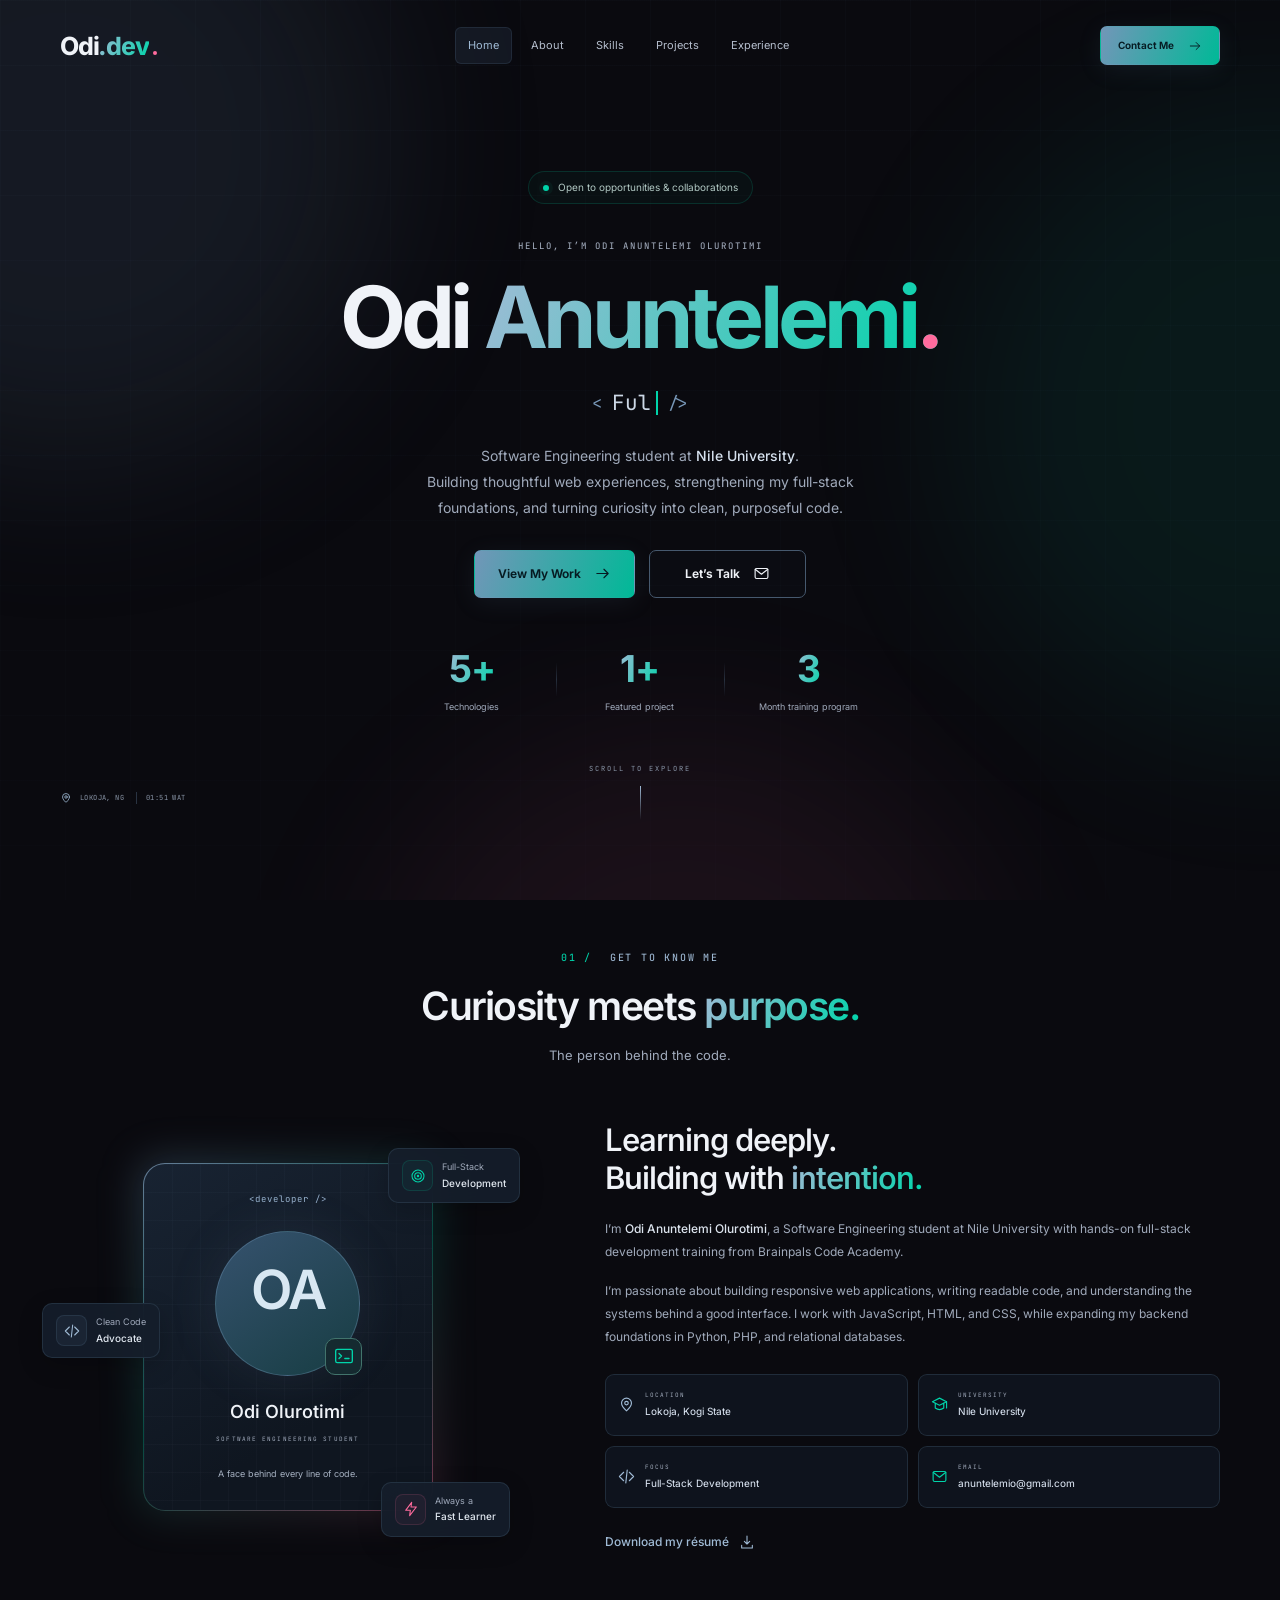
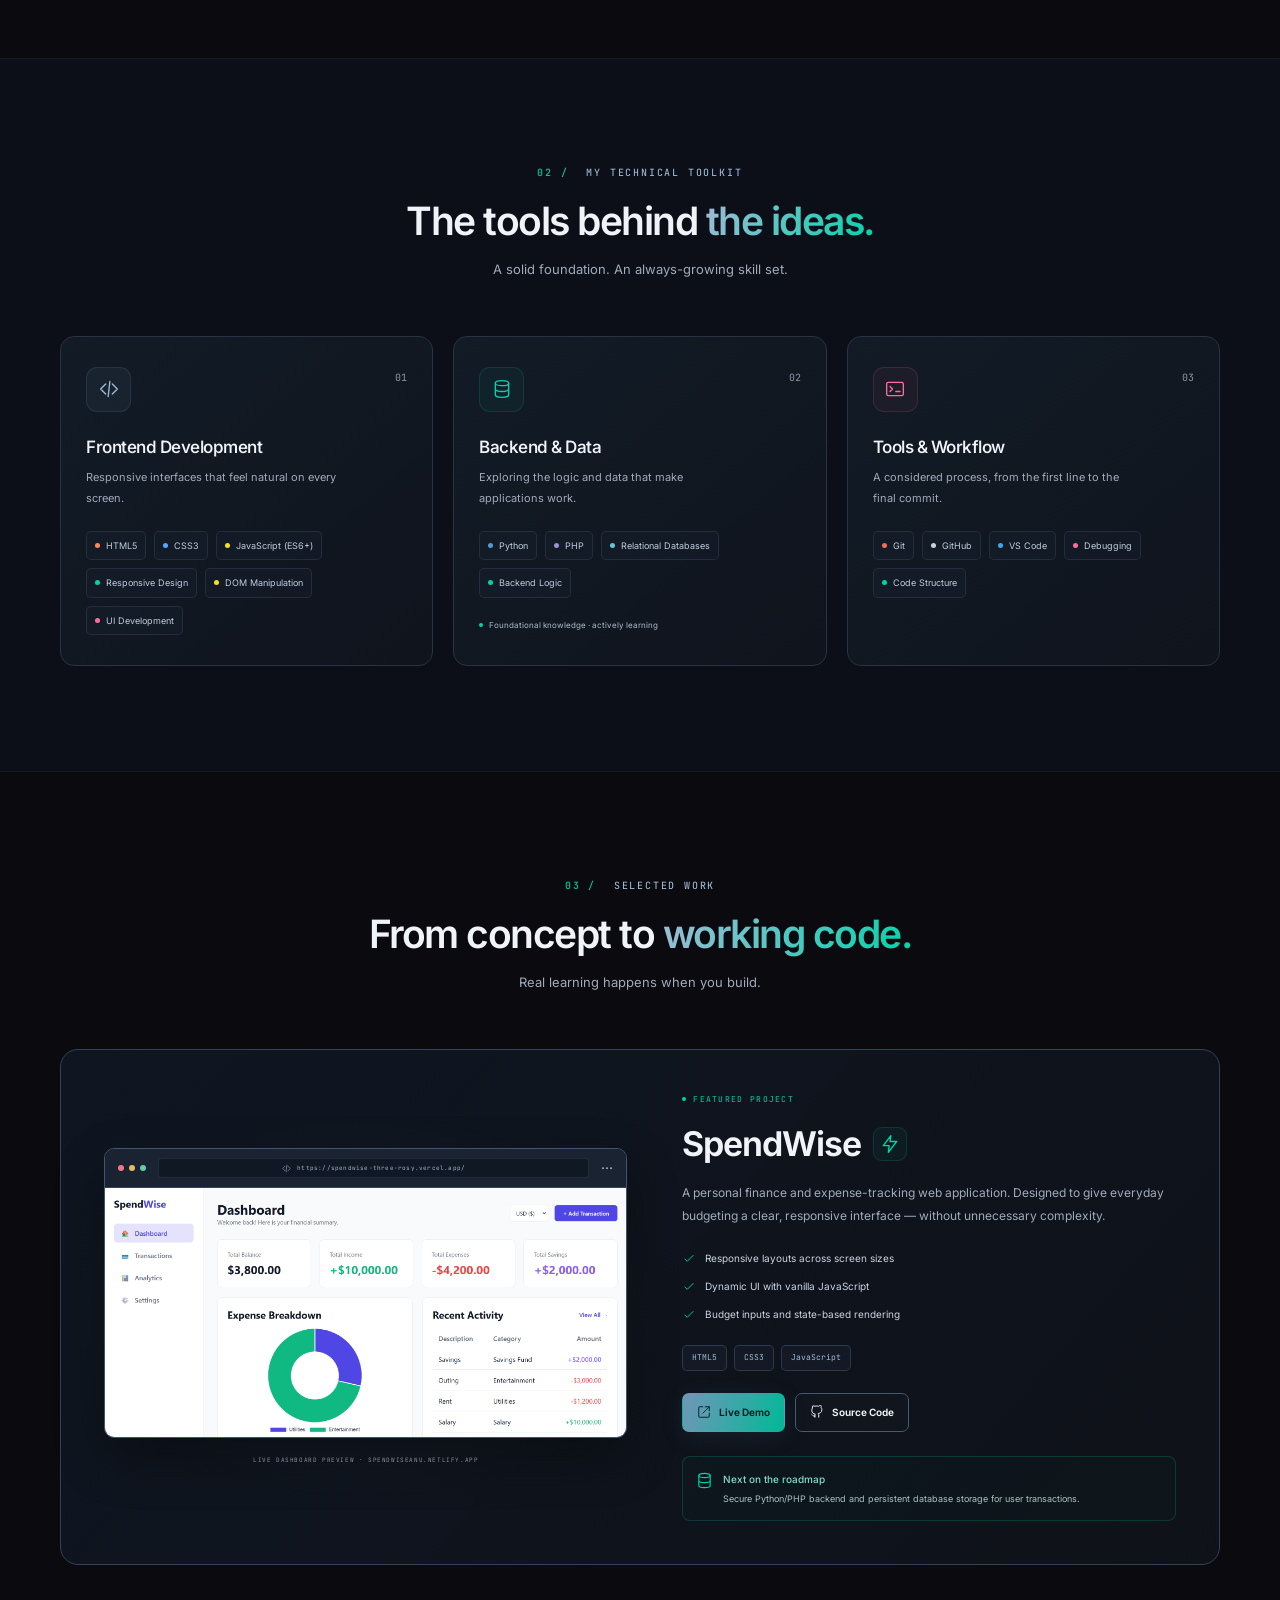
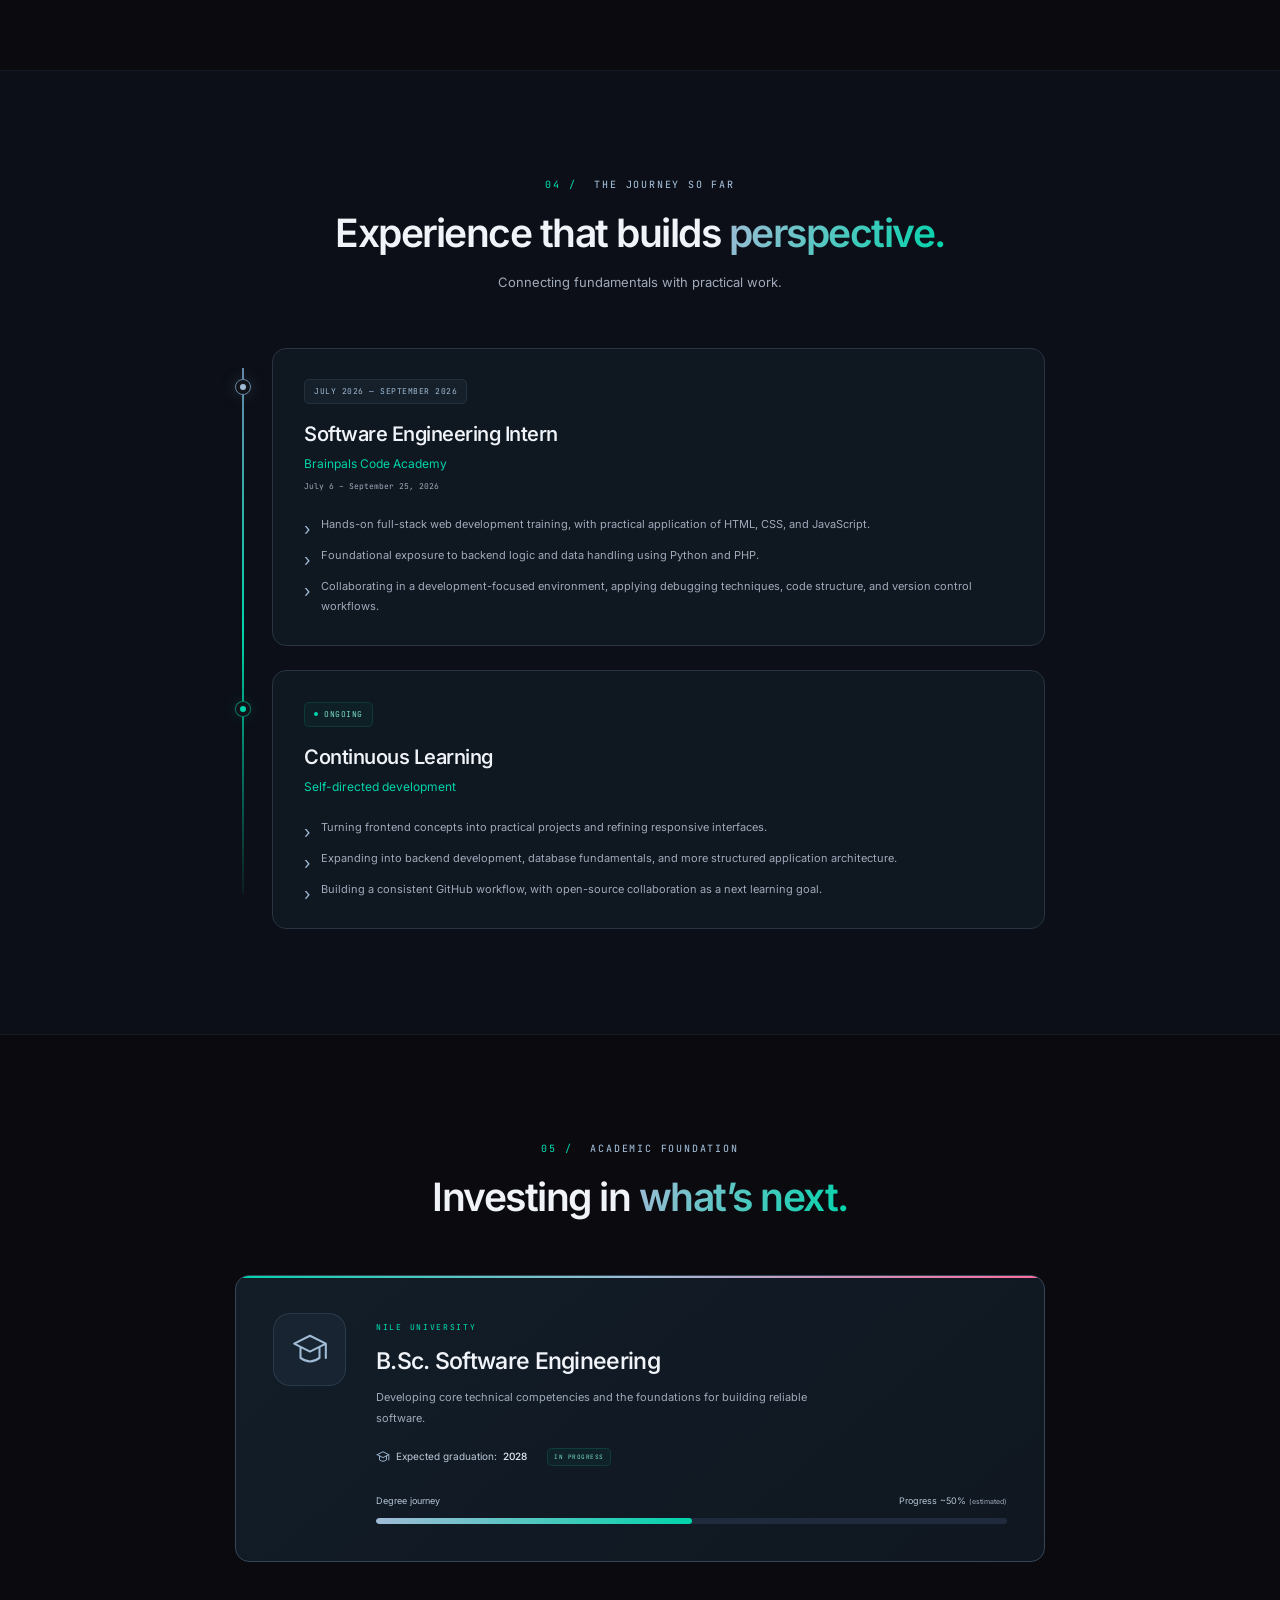
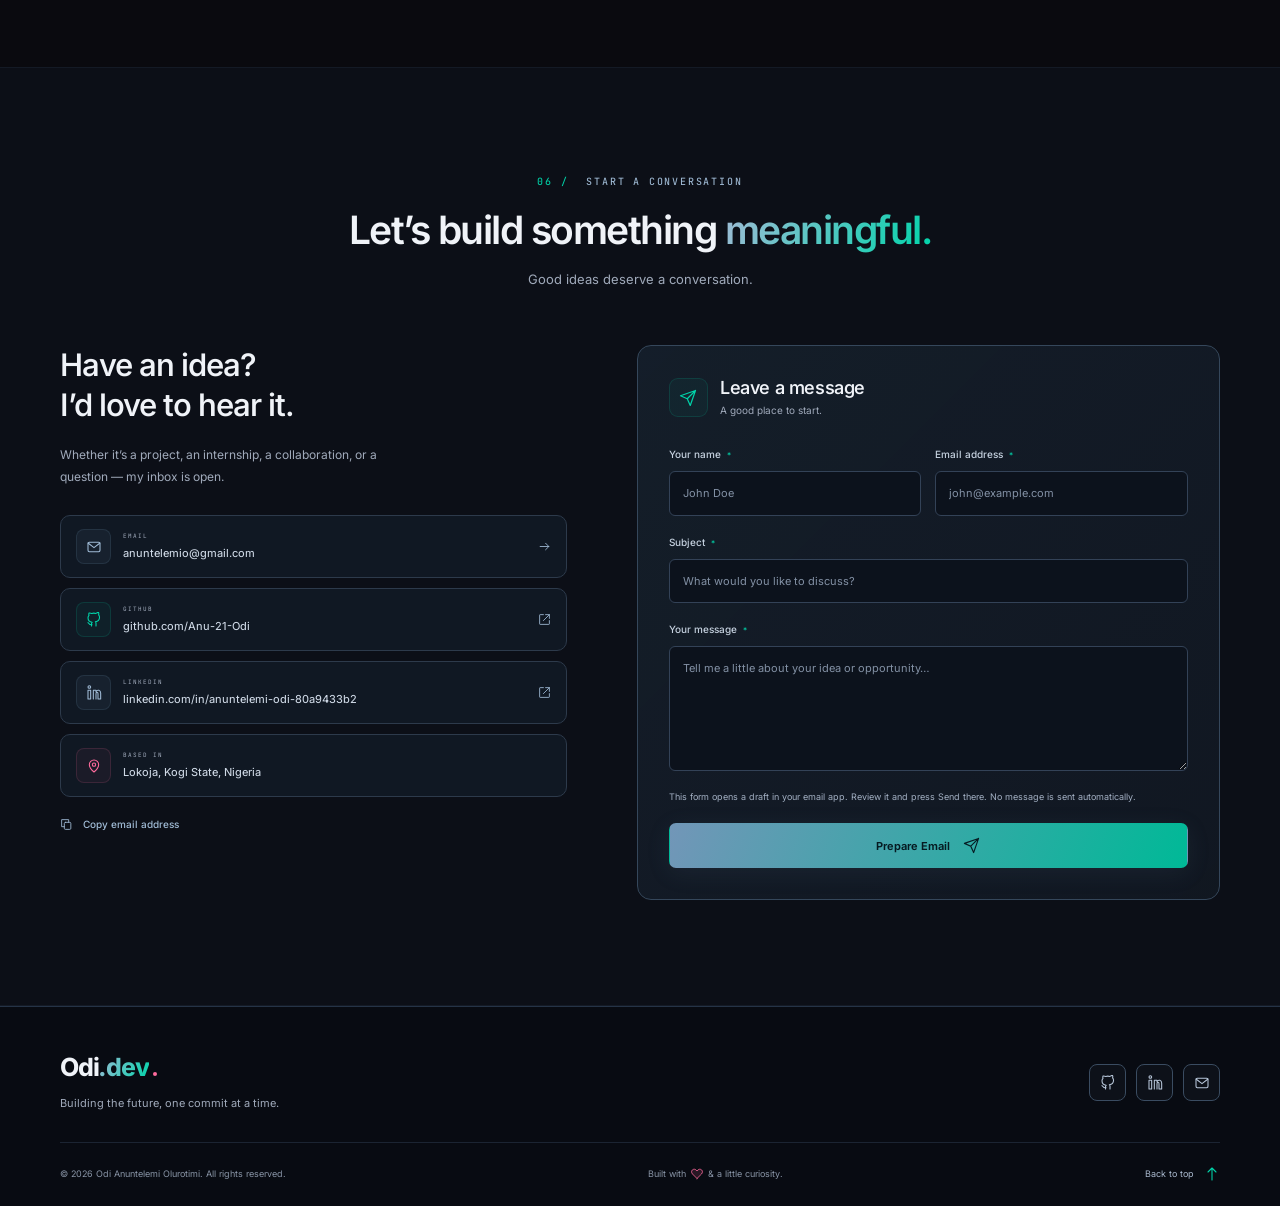
<file: index.html>
<!doctype html>
<html lang="en">
  <head>
    <meta charset="UTF-8" />
    <meta name="viewport" content="width=device-width, initial-scale=1" />
    <title>Odi Olurotimi — Software Engineering Portfolio</title>
    <meta
      name="description"
      content="Odi Anuntelemi Olurotimi, software engineering student at Nile University. Explore my projects, development skills, and full-stack learning journey."
    />
    <meta name="theme-color" content="#0a0a0f" />
    <meta
      property="og:title"
      content="Odi Olurotimi — Software Engineering Portfolio"
    />
    <meta
      property="og:description"
      content="Building thoughtful web experiences with JavaScript, Python, and PHP. Based in Lokoja, Nigeria."
    />
    <meta property="og:type" content="website" />
    <link rel="icon" href="assets/favicon.svg" type="image/svg+xml" />
    <link
      rel="preload"
      href="assets/fonts/inter-latin-wght-normal.woff2"
      as="font"
      type="font/woff2"
      crossorigin
    />
    <link rel="stylesheet" href="styles.css" />
    <script src="script.js" defer></script>
  </head>
  <body>
    <svg
      class="icon-library"
      xmlns="http://www.w3.org/2000/svg"
      aria-hidden="true"
    >
      <defs>
        <symbol id="i-arrow" viewBox="0 0 24 24">
          <path d="M4 12h16m-6-6 6 6-6 6" />
        </symbol>
        <symbol id="i-external" viewBox="0 0 24 24">
          <path
            d="M14 3h7v7m0-7L10 14M10 3H4a1 1 0 0 0-1 1v16a1 1 0 0 0 1 1h16a1 1 0 0 0 1-1v-6"
          />
        </symbol>
        <symbol id="i-github" viewBox="0 0 24 24">
          <path
            d="M9 19c-4.3 1.4-4.3-2.5-6-3m12 5v-4a3.3 3.3 0 0 0-.9-2.5c3-.3 6.2-1.5 6.2-6.7a5.2 5.2 0 0 0-1.4-3.6 4.9 4.9 0 0 0-.1-3.6s-1.2-.4-3.9 1.5a12.2 12.2 0 0 0-6.4 0C5.8 1.2 4.6 1.6 4.6 1.6a4.9 4.9 0 0 0-.1 3.6A5.2 5.2 0 0 0 3 8.8c0 5.2 3.2 6.4 6.2 6.7A3.3 3.3 0 0 0 8.3 18v3"
          />
        </symbol>
        <symbol id="i-linkedin" viewBox="0 0 24 24">
          <rect x="3" y="8" width="4" height="13" />
          <path d="M11 21V8h4v2c2-4 7-2 7 2v9h-4v-8c0-3-3-3-3 0v8" />
          <circle cx="5" cy="3" r="2" />
        </symbol>
        <symbol id="i-mail" viewBox="0 0 24 24">
          <rect x="3" y="5" width="18" height="14" rx="2" />
          <path d="m3 6 9 7 9-7" />
        </symbol>
        <symbol id="i-location" viewBox="0 0 24 24">
          <path d="M19 10c0 5-7 11-7 11S5 15 5 10a7 7 0 1 1 14 0Z" />
          <circle cx="12" cy="10" r="2.5" />
        </symbol>
        <symbol id="i-school" viewBox="0 0 24 24">
          <path d="m2 8 10-5 10 5-10 5L2 8Zm4 2v7c4 3 8 3 12 0v-7m4-2v9" />
        </symbol>
        <symbol id="i-code" viewBox="0 0 24 24">
          <path d="m8 6-6 6 6 6m8-12 6 6-6 6m-3-15-2 18" />
        </symbol>
        <symbol id="i-database" viewBox="0 0 24 24">
          <ellipse cx="12" cy="5" rx="8" ry="3" />
          <path d="M4 5v14c0 4 16 4 16 0V5M4 12c0 4 16 4 16 0" />
        </symbol>
        <symbol id="i-terminal" viewBox="0 0 24 24">
          <rect x="2" y="4" width="20" height="16" rx="2" />
          <path d="m6 9 3 3-3 3m7 0h5" />
        </symbol>
        <symbol id="i-bolt" viewBox="0 0 24 24">
          <path d="m13 2-9 12h7l-1 8 10-13h-8l1-7Z" />
        </symbol>
        <symbol id="i-target" viewBox="0 0 24 24">
          <circle cx="12" cy="12" r="9" />
          <circle cx="12" cy="12" r="5" />
          <circle cx="12" cy="12" r="1" />
        </symbol>
        <symbol id="i-check" viewBox="0 0 24 24">
          <path d="m5 12 4 4L19 6" />
        </symbol>
        <symbol id="i-send" viewBox="0 0 24 24">
          <path d="m22 2-7 20-4-9L2 9 22 2Zm0 0L11 13" />
        </symbol>
        <symbol id="i-download" viewBox="0 0 24 24">
          <path d="M12 3v12m-4-4 4 4 4-4M4 17v4h16v-4" />
        </symbol>
        <symbol id="i-heart" viewBox="0 0 24 24">
          <path d="M12 21 3 12C-3 5 7-2 12 6c5-8 15-1 9 6l-9 9Z" />
        </symbol>
        <symbol id="i-copy" viewBox="0 0 24 24">
          <rect x="8" y="8" width="12" height="13" rx="2" />
          <path d="M16 8V3H3v13h5" />
        </symbol>
      </defs>
    </svg>
    <a class="skip" href="#main">Skip to content</a>
    <div class="ambient" aria-hidden="true">
      <div class="orb-layer orb-layer-one">
        <div class="orb orb-blue"></div>
      </div>
      <div class="orb-layer orb-layer-two">
        <div class="orb orb-teal"></div>
      </div>
      <div class="orb-layer orb-layer-three">
        <div class="orb orb-pink"></div>
      </div>
      <div class="grid-overlay"></div>
    </div>
    <div class="cursor-glow" aria-hidden="true"></div>
    <header class="header" id="top">
      <div class="container nav-wrap">
        <a class="logo" href="#home" aria-label="Odi.dev, home"
          >Odi<span class="gradient-text">.dev</span
          ><span class="logo-dot"></span
        ></a>
        <nav class="navigation" id="navigation" aria-label="Main navigation">
          <a href="#home" aria-current="location">Home</a
          ><a href="#about">About</a><a href="#skills">Skills</a
          ><a href="#projects">Projects</a><a href="#experience">Experience</a
          ><a href="#contact" class="mobile-contact">Contact</a>
        </nav>
        <a class="button button-gradient nav-cta" href="#contact"
          >Contact Me <svg aria-hidden="true"><use href="#i-arrow" /></svg></a
        ><button
          class="menu-toggle"
          aria-label="Open navigation"
          aria-controls="navigation"
          aria-expanded="false"
        >
          <span></span><span></span><span></span>
        </button>
      </div>
    </header>
    <div class="menu-backdrop" hidden></div>
    <main id="main">
      <section class="hero container" id="home" aria-labelledby="hero-title">
        <div class="status-badge">
          <span></span> Open to opportunities &amp; collaborations
        </div>
        <p class="eyebrow hero-greeting">HELLO, I’M ODI ANUNTELEMI OLUROTIMI</p>
        <h1 id="hero-title">
          Odi
          <span class="gradient-text"
            >Anuntelemi<span class="name-period">.</span></span
          >
        </h1>
        <div class="typing-line">
          <span class="code-bracket" aria-hidden="true">&lt;</span
          ><span class="sr-only"
            >Full-stack developer in training, problem solver, clean code
            advocate, lifelong learner, and web enthusiast.</span
          ><span id="typing-role" aria-hidden="true">Full-Stack Developer</span
          ><span class="typing-cursor" aria-hidden="true"></span
          ><span class="code-bracket" aria-hidden="true">/&gt;</span>
        </div>
        <p class="hero-description">
          Software Engineering student at
          <strong>Nile University</strong>.<br />
          Building thoughtful web experiences, strengthening my full-stack<br
            class="desktop-break"
          />
          foundations, and turning curiosity into clean, purposeful code.
        </p>
        <div class="hero-actions">
          <a class="button button-gradient" href="#projects"
            >View My Work
            <svg aria-hidden="true"><use href="#i-arrow" /></svg></a
          ><a class="button button-outline" href="#contact"
            >Let’s Talk <svg aria-hidden="true"><use href="#i-mail" /></svg
          ></a>
        </div>
        <div
          class="stats"
          role="group"
          aria-label="Five technologies, one featured project, and a three-month training program"
        >
          <div class="stat">
            <span class="stat-number gradient-text" aria-hidden="true"
              ><span data-counter="5">5</span>+</span
            ><span class="stat-label">Technologies</span>
          </div>
          <div class="stat">
            <span class="stat-number gradient-text" aria-hidden="true"
              ><span data-counter="1">1</span>+</span
            ><span class="stat-label">Featured project</span>
          </div>
          <div class="stat">
            <span class="stat-number gradient-text" aria-hidden="true"
              ><span data-counter="3">3</span></span
            ><span class="stat-label">Month training program</span>
          </div>
        </div>
        <a class="scroll-indicator" href="#about"
          ><span>SCROLL TO EXPLORE</span><i aria-hidden="true"></i></a
        ><span class="hero-coordinate mono"
          ><svg aria-hidden="true"><use href="#i-location" /></svg> LOKOJA, NG
          <span id="local-time"></span
        ></span>
      </section>
      <section
        class="container section"
        id="about"
        aria-labelledby="about-title"
      >
        <div class="section-heading" data-reveal>
          <p class="eyebrow"><span>01 /</span> GET TO KNOW ME</p>
          <h2 id="about-title">
            Curiosity meets <span class="gradient-text">purpose.</span>
          </h2>
          <p>The person behind the code.</p>
        </div>
        <div class="about-layout">
          <div class="avatar-scene" data-reveal>
            <div class="avatar-glow">
              <div class="avatar-frame">
                <span class="avatar-code mono">&lt;developer /&gt;</span>
                <div
                  class="avatar-initials"
                  role="img"
                  aria-label="OA initials, profile photo placeholder"
                >
                  OA<span class="avatar-terminal"
                    ><svg aria-hidden="true"><use href="#i-terminal" /></svg
                  ></span>
                </div>
                <span class="avatar-name">Odi Olurotimi</span
                ><span class="avatar-caption mono"
                  >SOFTWARE ENGINEERING STUDENT</span
                ><span class="photo-note"
                  >A face behind every line of code.</span
                >
              </div>
            </div>
            <div class="floating-info info-one">
              <span class="icon-box teal"
                ><svg aria-hidden="true"><use href="#i-target" /></svg></span
              ><span>Full-Stack<br /><strong>Development</strong></span>
            </div>
            <div class="floating-info info-two">
              <span class="icon-box blue"
                ><svg aria-hidden="true"><use href="#i-code" /></svg></span
              ><span>Clean Code<br /><strong>Advocate</strong></span>
            </div>
            <div class="floating-info info-three">
              <span class="icon-box pink"
                ><svg aria-hidden="true"><use href="#i-bolt" /></svg></span
              ><span>Always a<br /><strong>Fast Learner</strong></span>
            </div>
          </div>
          <div class="about-copy" data-reveal>
            <h3>
              Learning deeply.<br />Building with
              <span class="gradient-text">intention.</span>
            </h3>
            <p>
              I’m <strong>Odi Anuntelemi Olurotimi</strong>, a Software
              Engineering student at Nile University with hands-on full-stack
              development training from Brainpals Code Academy.
            </p>
            <p>
              I’m passionate about building responsive web applications, writing
              readable code, and understanding the systems behind a good
              interface. I work with JavaScript, HTML, and CSS, while expanding
              my backend foundations in Python, PHP, and relational databases.
            </p>
            <div class="detail-grid">
              <div class="detail-card">
                <svg aria-hidden="true"><use href="#i-location" /></svg>
                <div>
                  <span>LOCATION</span><strong>Lokoja, Kogi State</strong>
                </div>
              </div>
              <div class="detail-card">
                <svg aria-hidden="true"><use href="#i-school" /></svg>
                <div>
                  <span>UNIVERSITY</span><strong>Nile University</strong>
                </div>
              </div>
              <div class="detail-card">
                <svg aria-hidden="true"><use href="#i-code" /></svg>
                <div>
                  <span>FOCUS</span><strong>Full-Stack Development</strong>
                </div>
              </div>
              <a class="detail-card" href="mailto:anuntelemio@gmail.com"
                ><svg aria-hidden="true"><use href="#i-mail" /></svg>
                <div>
                  <span>EMAIL</span><strong>anuntelemio@gmail.com</strong>
                </div></a
              >
            </div>
            <a class="text-link" href="Odi-Anuntelemi-Olurotimi-CV.pdf" download
              >Download my résumé
              <svg aria-hidden="true"><use href="#i-download" /></svg
            ></a>
          </div>
        </div>
      </section>
      <section
        class="section section-tinted"
        id="skills"
        aria-labelledby="skills-title"
      >
        <div class="container">
          <div class="section-heading" data-reveal>
            <p class="eyebrow"><span>02 /</span> MY TECHNICAL TOOLKIT</p>
            <h2 id="skills-title">
              The tools behind <span class="gradient-text">the ideas.</span>
            </h2>
            <p>A solid foundation. An always-growing skill set.</p>
          </div>
          <div class="skill-grid">
            <article class="skill-card" data-reveal>
              <span class="icon-box blue"
                ><svg aria-hidden="true"><use href="#i-code" /></svg></span
              ><span class="card-index mono">01</span>
              <h3>Frontend Development</h3>
              <p>Responsive interfaces that feel natural on every screen.</p>
              <div class="skill-tags">
                <span style="--brand: #ff865b">HTML5</span
                ><span style="--brand: #55a6ff">CSS3</span
                ><span style="--brand: #f7df1e">JavaScript (ES6+)</span
                ><span style="--brand: #00d4aa">Responsive Design</span
                ><span style="--brand: #f7df1e">DOM Manipulation</span
                ><span style="--brand: #ff6b9d">UI Development</span>
              </div>
            </article>
            <article class="skill-card" data-reveal>
              <span class="icon-box teal"
                ><svg aria-hidden="true"><use href="#i-database" /></svg></span
              ><span class="card-index mono">02</span>
              <h3>Backend &amp; Data</h3>
              <p>Exploring the logic and data that make applications work.</p>
              <div class="skill-tags">
                <span style="--brand: #5599d0">Python</span
                ><span style="--brand: #9b91d8">PHP</span
                ><span style="--brand: #5ec8d9">Relational Databases</span
                ><span style="--brand: #00d4aa">Backend Logic</span>
              </div>
              <span class="learning-note"
                ><i></i> Foundational knowledge · actively learning</span
              >
            </article>
            <article class="skill-card" data-reveal>
              <span class="icon-box pink"
                ><svg aria-hidden="true"><use href="#i-terminal" /></svg></span
              ><span class="card-index mono">03</span>
              <h3>Tools &amp; Workflow</h3>
              <p>
                A considered process, from the first line to the final commit.
              </p>
              <div class="skill-tags">
                <span style="--brand: #f66b52">Git</span
                ><span style="--brand: #cbd1dc">GitHub</span
                ><span style="--brand: #38a8ed">VS Code</span
                ><span style="--brand: #ff6b9d">Debugging</span
                ><span style="--brand: #00d4aa">Code Structure</span>
              </div>
            </article>
          </div>
        </div>
      </section>
      <section
        class="container section"
        id="projects"
        aria-labelledby="projects-title"
      >
        <div class="section-heading" data-reveal>
          <p class="eyebrow"><span>03 /</span> SELECTED WORK</p>
          <h2 id="projects-title">
            From concept to <span class="gradient-text">working code.</span>
          </h2>
          <p>Real learning happens when you build.</p>
        </div>
        <article class="project-card" data-reveal>
          <div class="project-visual">
            <div class="browser-window">
              <div class="browser-toolbar">
                <span class="window-dots" aria-hidden="true"
                  ><i></i><i></i><i></i></span
                ><span class="url-bar"
                  ><svg aria-hidden="true"><use href="#i-code" /></svg>
                  https://spendwise-three-rosy.vercel.app/</span
                ><span class="browser-menu" aria-hidden="true">···</span>
              </div>
              <img
                class="app-preview"
                src="assets/spendwise-dashboard.png"
                alt="SpendWise dashboard showing balance, income, expense, and savings summary cards, an expense breakdown chart, and a recent activity list"
                width="1876"
                height="895"
                loading="lazy"
              />
            </div>
            <span class="preview-note mono"
              >LIVE DASHBOARD PREVIEW · SPENDWISEANU.NETLIFY.APP</span
            >
          </div>
          <div class="project-content">
            <span class="featured-label mono"><i></i> FEATURED PROJECT</span>
            <h3>
              SpendWise<span class="project-symbol"
                ><svg aria-hidden="true"><use href="#i-bolt" /></svg
              ></span>
            </h3>
            <p>
              A personal finance and expense-tracking web application. Designed
              to give everyday budgeting a clear, responsive interface — without
              unnecessary complexity.
            </p>
            <ul class="feature-list">
              <li>
                <svg aria-hidden="true"><use href="#i-check" /></svg> Responsive
                layouts across screen sizes
              </li>
              <li>
                <svg aria-hidden="true"><use href="#i-check" /></svg> Dynamic UI
                with vanilla JavaScript
              </li>
              <li>
                <svg aria-hidden="true"><use href="#i-check" /></svg> Budget
                inputs and state-based rendering
              </li>
            </ul>
            <div class="tech-badges">
              <span>HTML5</span><span>CSS3</span><span>JavaScript</span>
            </div>
            <div class="project-links">
              <a
                class="button button-gradient"
                href="https://spendwiseanu.netlify.app/"
                target="_blank"
                rel="noopener noreferrer"
                ><svg aria-hidden="true"><use href="#i-external" /></svg> Live
                Demo</a
              ><a
                class="button button-outline"
                href="https://github.com/Anu-21-Odi/SpendWise"
                target="_blank"
                rel="noopener noreferrer"
                ><svg aria-hidden="true"><use href="#i-github" /></svg> Source
                Code</a
              >
            </div>
            <div class="roadmap">
              <svg aria-hidden="true"><use href="#i-database" /></svg>
              <p>
                <strong>Next on the roadmap</strong>Secure Python/PHP backend
                and persistent database storage for user transactions.
              </p>
            </div>
          </div>
        </article>
      </section>
      <section
        class="section section-tinted"
        id="experience"
        aria-labelledby="experience-title"
      >
        <div class="container">
          <div class="section-heading" data-reveal>
            <p class="eyebrow"><span>04 /</span> THE JOURNEY SO FAR</p>
            <h2 id="experience-title">
              Experience that builds
              <span class="gradient-text">perspective.</span>
            </h2>
            <p>Connecting fundamentals with practical work.</p>
          </div>
          <div class="timeline">
            <article class="timeline-item" data-reveal>
              <span class="timeline-node" aria-hidden="true"></span>
              <div class="timeline-card">
                <span class="date-badge mono">JULY 2026 — SEPTEMBER 2026</span>
                <h3>Software Engineering Intern</h3>
                <span class="company">Brainpals Code Academy</span>
                <p class="timeline-dates">July 6 – September 25, 2026</p>
                <ul>
                  <li>
                    Hands-on full-stack web development training, with practical
                    application of HTML, CSS, and JavaScript.
                  </li>
                  <li>
                    Foundational exposure to backend logic and data handling
                    using Python and PHP.
                  </li>
                  <li>
                    Collaborating in a development-focused environment, applying
                    debugging techniques, code structure, and version control
                    workflows.
                  </li>
                </ul>
              </div>
            </article>
            <article class="timeline-item" data-reveal>
              <span class="timeline-node teal-node" aria-hidden="true"></span>
              <div class="timeline-card">
                <span class="date-badge ongoing mono"><i></i> ONGOING</span>
                <h3>Continuous Learning</h3>
                <span class="company">Self-directed development</span>
                <ul>
                  <li>
                    Turning frontend concepts into practical projects and
                    refining responsive interfaces.
                  </li>
                  <li>
                    Expanding into backend development, database fundamentals,
                    and more structured application architecture.
                  </li>
                  <li>
                    Building a consistent GitHub workflow, with open-source
                    collaboration as a next learning goal.
                  </li>
                </ul>
              </div>
            </article>
          </div>
        </div>
      </section>
      <section
        class="container section"
        id="education"
        aria-labelledby="education-title"
      >
        <div class="section-heading" data-reveal>
          <p class="eyebrow"><span>05 /</span> ACADEMIC FOUNDATION</p>
          <h2 id="education-title">
            Investing in <span class="gradient-text">what’s next.</span>
          </h2>
        </div>
        <article class="education-card" data-reveal>
          <span class="education-icon"
            ><svg aria-hidden="true"><use href="#i-school" /></svg
          ></span>
          <div class="education-info">
            <span class="eyebrow">NILE UNIVERSITY</span>
            <h3>B.Sc. Software Engineering</h3>
            <p>
              Developing core technical competencies and the foundations for
              building reliable software.
            </p>
            <div class="education-meta">
              <span
                ><svg aria-hidden="true"><use href="#i-school" /></svg> Expected
                graduation: <strong>2028</strong></span
              ><span class="date-badge ongoing mono">IN PROGRESS</span>
            </div>
            <div class="education-progress">
              <div>
                <span>Degree journey</span
                ><span>Progress ~50% <small>(estimated)</small></span>
              </div>
              <div
                class="progress-track"
                role="progressbar"
                aria-label="Estimated degree progress"
                aria-valuenow="50"
                aria-valuemin="0"
                aria-valuemax="100"
              >
                <i style="--progress: 50%"></i>
              </div>
            </div>
          </div>
        </article>
      </section>
      <section
        class="section section-tinted"
        id="contact"
        aria-labelledby="contact-title"
      >
        <div class="container">
          <div class="section-heading" data-reveal>
            <p class="eyebrow"><span>06 /</span> START A CONVERSATION</p>
            <h2 id="contact-title">
              Let’s build something
              <span class="gradient-text">meaningful.</span>
            </h2>
            <p>Good ideas deserve a conversation.</p>
          </div>
          <div class="contact-layout">
            <div class="contact-info" data-reveal>
              <h3>Have an idea?<br />I’d love to hear it.</h3>
              <p>
                Whether it’s a project, an internship, a collaboration, or a
                question — my inbox is open.
              </p>
              <div class="contact-methods">
                <a class="contact-method" href="mailto:anuntelemio@gmail.com"
                  ><span class="icon-box blue"
                    ><svg aria-hidden="true"><use href="#i-mail" /></svg
                  ></span>
                  <div>
                    <span>EMAIL</span><strong>anuntelemio@gmail.com</strong>
                  </div>
                  <svg class="method-arrow" aria-hidden="true">
                    <use href="#i-arrow" /></svg></a
                ><a
                  class="contact-method"
                  href="https://github.com/Anu-21-Odi"
                  target="_blank"
                  rel="noopener noreferrer"
                  ><span class="icon-box teal"
                    ><svg aria-hidden="true"><use href="#i-github" /></svg
                  ></span>
                  <div>
                    <span>GITHUB</span><strong>github.com/Anu-21-Odi</strong>
                  </div>
                  <svg class="method-arrow" aria-hidden="true">
                    <use href="#i-external" /></svg
                ></a>
                <a
                  class="contact-method"
                  href="https://www.linkedin.com/in/anuntelemi-odi-80a9433b2/"
                  target="_blank"
                  rel="noopener noreferrer"
                  ><span class="icon-box blue"
                    ><svg aria-hidden="true"><use href="#i-linkedin" /></svg
                  ></span>
                  <div>
                    <span>LINKEDIN</span
                    ><strong>linkedin.com/in/anuntelemi-odi-80a9433b2</strong>
                  </div>
                  <svg class="method-arrow" aria-hidden="true">
                    <use href="#i-external" /></svg
                ></a>
                <div class="contact-method method-static">
                  <span class="icon-box pink"
                    ><svg aria-hidden="true"><use href="#i-location" /></svg
                  ></span>
                  <div>
                    <span>BASED IN</span
                    ><strong>Lokoja, Kogi State, Nigeria</strong>
                  </div>
                </div>
              </div>
              <button class="text-link copy-email" id="copy-email">
                <svg aria-hidden="true"><use href="#i-copy" /></svg> Copy email
                address</button
              ><span id="copy-status" role="status" aria-live="polite"></span>
            </div>
            <form class="contact-form" id="contact-form" data-reveal>
              <div class="form-heading">
                <span class="icon-box teal"
                  ><svg aria-hidden="true"><use href="#i-send" /></svg
                ></span>
                <div>
                  <h3>Leave a message</h3>
                  <p>A good place to start.</p>
                </div>
              </div>
              <div class="form-row">
                <div class="form-field">
                  <label for="name">Your name <span>*</span></label
                  ><input
                    id="name"
                    name="name"
                    autocomplete="name"
                    placeholder="John Doe"
                    required
                    maxlength="100"
                  />
                </div>
                <div class="form-field">
                  <label for="email">Email address <span>*</span></label
                  ><input
                    id="email"
                    name="email"
                    type="email"
                    autocomplete="email"
                    placeholder="john@example.com"
                    required
                    maxlength="254"
                  />
                </div>
              </div>
              <div class="form-field">
                <label for="subject">Subject <span>*</span></label
                ><input
                  id="subject"
                  name="subject"
                  placeholder="What would you like to discuss?"
                  required
                  maxlength="150"
                />
              </div>
              <div class="form-field">
                <label for="message">Your message <span>*</span></label
                ><textarea
                  id="message"
                  name="message"
                  rows="5"
                  placeholder="Tell me a little about your idea or opportunity…"
                  required
                  minlength="10"
                  maxlength="4000"
                ></textarea>
              </div>
              <p class="form-note" id="form-note">
                This form opens a draft in your email app. Review it and press
                Send there. No message is sent automatically.
              </p>
              <button
                class="button button-gradient submit-button"
                type="submit"
                disabled
                aria-describedby="form-note"
              >
                <span id="submit-label">Prepare Email</span
                ><svg aria-hidden="true"><use href="#i-send" /></svg>
              </button>
              <noscript
                ><p class="form-note">
                  Enable JavaScript to prepare a draft, or
                  <a href="mailto:anuntelemio@gmail.com"
                    >email anuntelemio@gmail.com directly</a
                  >.
                </p></noscript
              >
              <div
                class="form-status"
                id="form-status"
                role="status"
                aria-live="polite"
              ></div>
              <a id="email-draft-link" class="draft-fallback" hidden
                >Open the email draft again
                <svg aria-hidden="true"><use href="#i-external" /></svg
              ></a>
            </form>
          </div>
        </div>
      </section>
    </main>
    <footer class="footer">
      <div class="container">
        <div class="footer-top">
          <div>
            <a class="logo" href="#home" aria-label="Odi.dev, back to home"
              >Odi<span class="gradient-text">.dev</span
              ><span class="logo-dot"></span
            ></a>
            <p>Building the future, one commit at a time.</p>
          </div>
          <div class="social-links">
            <a
              href="https://github.com/Anu-21-Odi"
              target="_blank"
              rel="noopener noreferrer"
              aria-label="GitHub profile"
              ><svg aria-hidden="true"><use href="#i-github" /></svg></a
            ><a
              href="https://www.linkedin.com/in/anuntelemi-odi-80a9433b2/"
              target="_blank"
              rel="noopener noreferrer"
              aria-label="LinkedIn profile"
              ><svg aria-hidden="true"><use href="#i-linkedin" /></svg></a
            ><a href="mailto:anuntelemio@gmail.com" aria-label="Email Odi"
              ><svg aria-hidden="true"><use href="#i-mail" /></svg
            ></a>
          </div>
        </div>
        <div class="footer-bottom">
          <p>
            © <span id="year">2026</span> Odi Anuntelemi Olurotimi. All rights
            reserved.
          </p>
          <span
            >Built with
            <svg class="heartbeat" aria-label="love" role="img">
              <use href="#i-heart" />
            </svg>
            &amp; a little curiosity.</span
          ><a class="back-top" href="#home"
            >Back to top
            <svg aria-hidden="true" viewBox="0 0 24 24">
              <path d="M12 21V3m-6 6 6-6 6 6" /></svg
          ></a>
        </div>
      </div>
    </footer>
  </body>
</html>
</file>
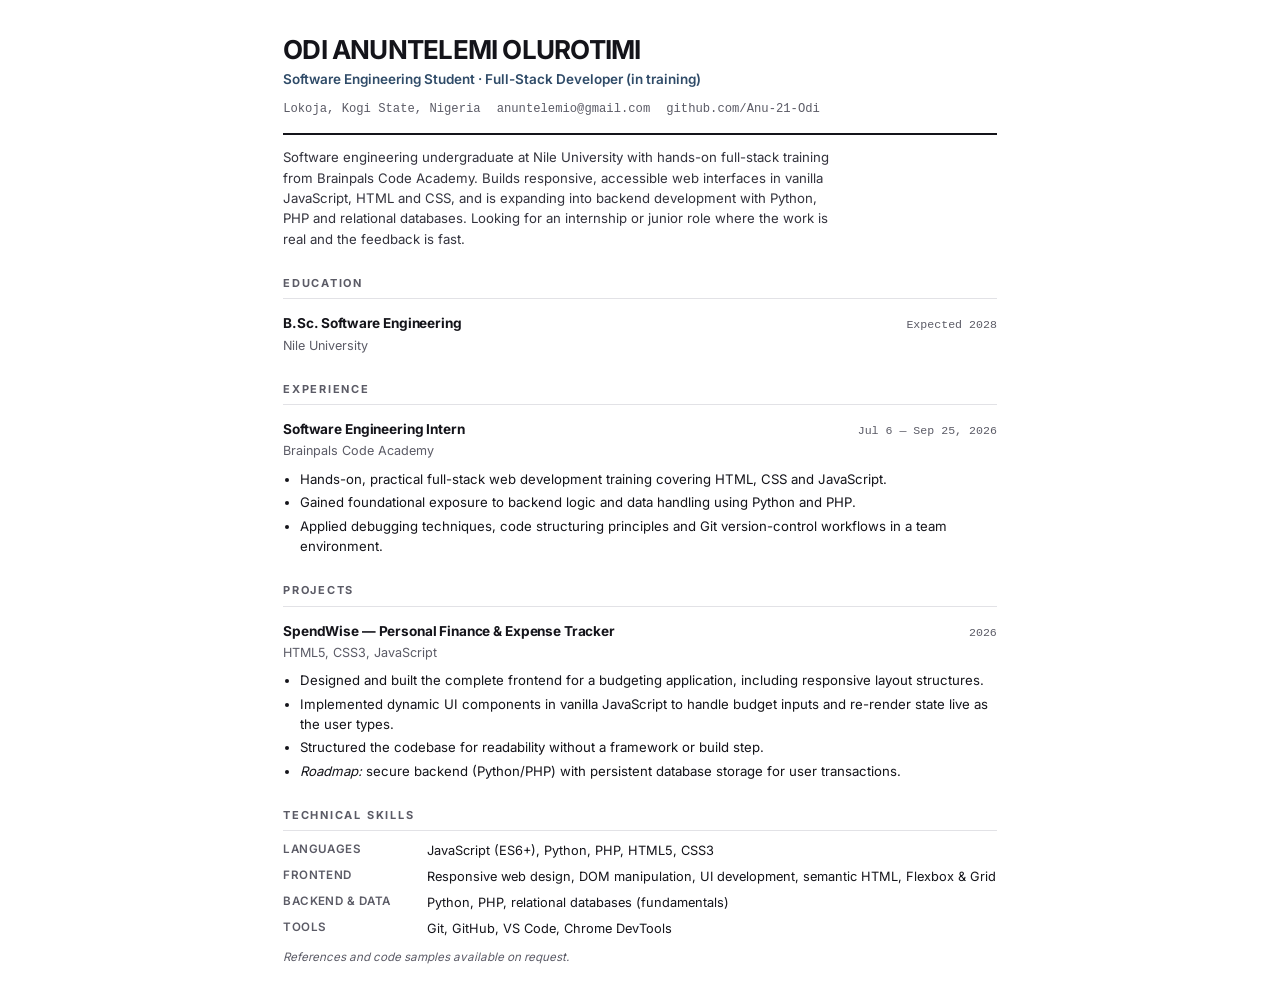
<file: Odi-Anuntelemi-Olurotimi-CV.html>
<!doctype html>
<html lang="en">
  <head>
    <meta charset="utf-8" />
    <meta name="viewport" content="width=device-width, initial-scale=1" />
    <title>Odi Anuntelemi Olurotimi — CV</title>
    <style>
      @font-face {
        font-family: Inter;
        font-weight: 100 900;
        font-style: normal;
        src: url(assets/fonts/inter-latin-wght-normal.woff2) format("woff2");
      }

      @page {
        size: A4;
        margin: 14mm 14mm;
      }
      :root {
        --ink: #14141a;
        --soft: #5b5b66;
        --rule: #e2e2e6;
        --accent: #2f4b68;
        --font:
          "Inter", system-ui, -apple-system, "Segoe UI", Roboto, Helvetica,
          Arial, sans-serif;
      }
      *,
      *::before,
      *::after {
        box-sizing: border-box;
      }
      body {
        margin: 0;
        padding: 36px 40px;
        background: #fff;
        color: var(--ink);
        font-family: var(--font);
        font-size: 13.2px;
        line-height: 1.55;
        max-width: 210mm;
        margin-inline: auto;
      }
      h1 {
        font-size: 26px;
        margin: 0;
        letter-spacing: -0.03em;
        line-height: 1.05;
        text-transform: uppercase;
      }
      h2 {
        font-size: 11px;
        letter-spacing: 0.16em;
        text-transform: uppercase;
        color: var(--soft);
        margin: 26px 0 10px;
        padding-bottom: 6px;
        border-bottom: 1px solid var(--rule);
        font-weight: 700;
      }
      h3 {
        font-size: 13.6px;
        margin: 0;
        letter-spacing: -0.01em;
      }
      p {
        margin: 0;
      }
      a {
        color: inherit;
        text-decoration: none;
      }
      ul {
        margin: 8px 0 0;
        padding-left: 17px;
      }
      li {
        margin-bottom: 3px;
      }
      .contact {
        display: flex;
        flex-wrap: wrap;
        gap: 6px 16px;
        margin-top: 10px;
        font-size: 12.2px;
        color: var(--soft);
        font-family: ui-monospace, SFMono-Regular, Menlo, monospace;
      }
      .role {
        font-size: 13.5px;
        color: var(--accent);
        font-weight: 600;
        margin-top: 6px;
      }
      .head {
        padding-bottom: 14px;
        border-bottom: 2px solid var(--ink);
      }
      .entry {
        display: flex;
        justify-content: space-between;
        gap: 16px;
        align-items: baseline;
      }
      .when {
        font-family: ui-monospace, SFMono-Regular, Menlo, monospace;
        font-size: 11.6px;
        color: var(--soft);
        white-space: nowrap;
      }
      .org {
        color: var(--soft);
        font-size: 12.6px;
        margin-top: 1px;
      }
      .block {
        margin-top: 14px;
      }
      .block:first-of-type {
        margin-top: 0;
      }
      .skills {
        display: grid;
        gap: 6px;
        margin-top: 10px;
      }
      .skills div {
        display: grid;
        grid-template-columns: 132px 1fr;
        gap: 12px;
        font-size: 12.8px;
      }
      .skills b {
        font-weight: 600;
        color: var(--soft);
        font-size: 11.6px;
        letter-spacing: 0.04em;
        text-transform: uppercase;
      }
      .intro {
        margin-top: 12px;
        color: #33333d;
        max-width: 70ch;
      }
      .note {
        font-size: 11.6px;
        color: var(--soft);
        margin-top: 10px;
        font-style: italic;
      }
      @media screen and (max-width: 600px) {
        body {
          padding: 28px 22px;
        }
        h1 {
          font-size: 23px;
        }
        .entry {
          flex-direction: column;
          gap: 6px;
        }
        .skills div {
          grid-template-columns: 1fr;
          gap: 3px;
        }
      }
      @media print {
        body {
          padding: 0;
          font-size: 12.4px;
        }
        h2 {
          margin-top: 20px;
        }
      }
    </style>
  </head>
  <body>
    <div class="head">
      <h1>Odi Anuntelemi Olurotimi</h1>
      <p class="role">
        Software Engineering Student &middot; Full-Stack Developer (in training)
      </p>
      <div class="contact">
        <span>Lokoja, Kogi State, Nigeria</span>
        <a href="mailto:anuntelemio@gmail.com">anuntelemio@gmail.com</a>
        <a href="https://github.com/Anu-21-Odi">github.com/Anu-21-Odi</a>
      </div>
    </div>

    <p class="intro">
      Software engineering undergraduate at Nile University with hands-on
      full-stack training from Brainpals Code Academy. Builds responsive,
      accessible web interfaces in vanilla JavaScript, HTML and CSS, and is
      expanding into backend development with Python, PHP and relational
      databases. Looking for an internship or junior role where the work is real
      and the feedback is fast.
    </p>

    <h2>Education</h2>
    <div class="block">
      <div class="entry">
        <div>
          <h3>B.Sc. Software Engineering</h3>
          <p class="org">Nile University</p>
        </div>
        <span class="when">Expected 2028</span>
      </div>
    </div>

    <h2>Experience</h2>
    <div class="block">
      <div class="entry">
        <div>
          <h3>Software Engineering Intern</h3>
          <p class="org">Brainpals Code Academy</p>
        </div>
        <span class="when">Jul 6 — Sep 25, 2026</span>
      </div>
      <ul>
        <li>
          Hands-on, practical full-stack web development training covering HTML,
          CSS and JavaScript.
        </li>
        <li>
          Gained foundational exposure to backend logic and data handling using
          Python and PHP.
        </li>
        <li>
          Applied debugging techniques, code structuring principles and Git
          version-control workflows in a team environment.
        </li>
      </ul>
    </div>

    <h2>Projects</h2>
    <div class="block">
      <div class="entry">
        <div>
          <h3>SpendWise — Personal Finance &amp; Expense Tracker</h3>
          <p class="org">HTML5, CSS3, JavaScript</p>
        </div>
        <span class="when">2026</span>
      </div>
      <ul>
        <li>
          Designed and built the complete frontend for a budgeting application,
          including responsive layout structures.
        </li>
        <li>
          Implemented dynamic UI components in vanilla JavaScript to handle
          budget inputs and re-render state live as the user types.
        </li>
        <li>
          Structured the codebase for readability without a framework or build
          step.
        </li>
        <li>
          <em>Roadmap:</em> secure backend (Python/PHP) with persistent database
          storage for user transactions.
        </li>
      </ul>
    </div>

    <h2>Technical Skills</h2>
    <div class="skills">
      <div>
        <b>Languages</b><span>JavaScript (ES6+), Python, PHP, HTML5, CSS3</span>
      </div>
      <div>
        <b>Frontend</b
        ><span
          >Responsive web design, DOM manipulation, UI development, semantic
          HTML, Flexbox &amp; Grid</span
        >
      </div>
      <div>
        <b>Backend &amp; Data</b
        ><span>Python, PHP, relational databases (fundamentals)</span>
      </div>
      <div><b>Tools</b><span>Git, GitHub, VS Code, Chrome DevTools</span></div>
    </div>

    <p class="note">References and code samples available on request.</p>
  </body>
</html>
</file>
<file: styles.css>
/* Fonts & theme: steel blue replaces purple. */
@font-face {
  font-family: Inter;
  font-style: normal;
  font-weight: 100 900;
  font-display: swap;
  src: url(assets/fonts/inter-latin-wght-normal.woff2) format("woff2");
}
@font-face {
  font-family: Inter;
  font-style: normal;
  font-weight: 100 900;
  font-display: swap;
  src: url(assets/fonts/inter-latin-ext-wght-normal.woff2) format("woff2");
  unicode-range: U+0100-02FF, U+20A0-20CF;
}
@font-face {
  font-family: "JetBrains Mono";
  font-style: normal;
  font-weight: 100 800;
  font-display: swap;
  src: url(assets/fonts/jetbrains-mono-latin-wght-normal.woff2) format("woff2");
}
:root {
  color-scheme: dark;
  --bg: #0a0a0f;
  --card: #111720;
  --steel: #6687a8;
  --steel-light: #a0bbd6;
  --teal: #00d4aa;
  --pink: #ff6b9d;
  --text: #f0f3f8;
  --muted: #a0aabb;
  --subtle: #8995a7;
  --border: #293342;
  --gradient: linear-gradient(115deg, var(--steel-light), var(--teal));
  --button-gradient: linear-gradient(110deg, #7296b8, #00b997);
  --font: Inter, system-ui, sans-serif;
  --mono: "JetBrains Mono", ui-monospace, monospace;
  --radius: 14px;
}
* {
  box-sizing: border-box;
}
html {
  scroll-behavior: smooth;
  scroll-padding-top: 110px;
  scrollbar-width: thin;
  scrollbar-color: var(--steel) var(--bg);
}
body {
  margin: 0;
  background: var(--bg);
  font-family: var(--font);
  font-size: 14px;
  line-height: 1.7;
  color: var(--text);
  -webkit-font-smoothing: antialiased;
}
::selection {
  background: #6b9caf70;
  color: white;
}
::-webkit-scrollbar {
  width: 7px;
}
::-webkit-scrollbar-track {
  background: var(--bg);
}
::-webkit-scrollbar-thumb {
  background: var(--steel);
  border-radius: 8px;
}
::-webkit-scrollbar-thumb:hover {
  background: var(--teal);
}
h1,
h2,
h3,
h4,
p {
  margin: 0;
}
h1,
h2,
h3,
h4 {
  line-height: 1.22;
}
a {
  color: inherit;
  text-decoration: none;
}
button,
input,
textarea {
  font: inherit;
}
button {
  color: inherit;
  cursor: pointer;
}
button,
a {
  -webkit-tap-highlight-color: transparent;
  touch-action: manipulation;
}
button:disabled {
  cursor: not-allowed;
}
a:focus-visible,
button:focus-visible {
  outline: 2px solid var(--teal);
  outline-offset: 5px;
}
svg {
  width: 20px;
  height: 20px;
  stroke: currentColor;
  stroke-width: 1.6;
  stroke-linecap: round;
  stroke-linejoin: round;
  fill: none;
  flex-shrink: 0;
}
.icon-library {
  position: absolute;
  width: 0;
  height: 0;
  overflow: hidden;
}
.sr-only {
  position: absolute;
  width: 1px;
  height: 1px;
  padding: 0;
  margin: -1px;
  overflow: hidden;
  clip: rect(0, 0, 0, 0);
  white-space: nowrap;
  border: 0;
}
.skip {
  position: fixed;
  top: -100px;
  left: 20px;
  z-index: 100;
  background: var(--teal);
  color: #051c18;
  padding: 12px 20px;
  border-radius: 6px;
}
.skip:focus {
  top: 15px;
}
.container {
  width: min(1160px, calc(100% - 112px));
  margin-inline: auto;
}
main,
.footer {
  position: relative;
  z-index: 1;
}
.mono,
.eyebrow {
  font-family: var(--mono);
}
.eyebrow {
  font-size: 10px;
  font-weight: 450;
  letter-spacing: 1.8px;
  color: var(--steel-light);
}
.eyebrow > span {
  color: var(--teal);
  margin-right: 10px;
}
.gradient-text {
  background: var(--gradient);
  -webkit-background-clip: text;
  background-clip: text;
  color: transparent;
}
.section {
  padding-block: 105px;
}
.section-tinted {
  background: #0e121bb8;
  border-block: 1px solid #1d273480;
}
.section-heading {
  text-align: center;
  margin-bottom: 55px;
}
.section-heading h2 {
  font-size: 39px;
  letter-spacing: -1.5px;
  font-weight: 600;
  margin-top: 16px;
}
.section-heading > p:last-child:not(.eyebrow) {
  color: var(--muted);
  font-size: 13px;
  margin-top: 14px;
}
.text-link {
  display: inline-flex;
  align-items: center;
  gap: 10px;
  color: var(--steel-light);
  font-size: 12px;
  font-weight: 500;
  transition: color 0.2s;
}
.text-link:hover {
  color: var(--teal);
}
.text-link svg {
  width: 16px;
  height: 16px;
}
/* Ambient layers */
.ambient {
  position: fixed;
  inset: 0;
  overflow: hidden;
  pointer-events: none;
  z-index: 0;
}
.grid-overlay {
  position: absolute;
  inset: 0;
  background-image:
    linear-gradient(#6687a808 1px, transparent 1px),
    linear-gradient(90deg, #6687a808 1px, transparent 1px);
  background-size: 65px 65px;
  mask-image: linear-gradient(#000, #0008);
}
.orb-layer {
  position: absolute;
  width: 650px;
  height: 650px;
  will-change: transform;
}
.orb-layer-one {
  top: -180px;
  left: -260px;
}
.orb-layer-two {
  right: -320px;
  top: 10%;
}
.orb-layer-three {
  left: 28%;
  top: 80%;
}
.orb {
  width: 100%;
  height: 100%;
  border-radius: 50%;
  filter: blur(90px);
  opacity: 0.13;
  animation: drift 25s ease-in-out infinite alternate;
}
.orb-blue {
  background: #6687a8;
}
.orb-teal {
  background: #00d4aa;
  opacity: 0.075;
  animation-duration: 32s;
  animation-delay: -8s;
}
.orb-pink {
  background: #ff6b9d;
  opacity: 0.065;
  animation-duration: 28s;
  animation-delay: -14s;
}
.cursor-glow {
  position: fixed;
  width: 420px;
  height: 420px;
  left: 0;
  top: 0;
  border-radius: 50%;
  background: radial-gradient(circle, #8cacca09, transparent 65%);
  pointer-events: none;
  z-index: 0;
  opacity: 0;
  transition: opacity 0.3s;
  will-change: transform;
}
.cursor-glow.visible {
  opacity: 1;
}
/* Glass navigation */
.header {
  position: fixed;
  top: 0;
  left: 0;
  right: 0;
  z-index: 30;
  padding: 26px 0;
  transition:
    padding 0.3s,
    background 0.3s,
    box-shadow 0.3s;
  border-bottom: 1px solid transparent;
}
.header.scrolled {
  padding: 15px 0;
  background: #0a0e16e6;
  backdrop-filter: blur(18px);
  -webkit-backdrop-filter: blur(18px);
  border-bottom-color: #38485966;
  box-shadow: 0 6px 30px #0002;
}
.nav-wrap {
  display: flex;
  align-items: center;
  justify-content: space-between;
  gap: 25px;
}
.logo {
  font-size: 25px;
  letter-spacing: -1.2px;
  font-weight: 750;
  display: inline-flex;
  align-items: baseline;
  line-height: 1.2;
  white-space: nowrap;
}
.logo-dot {
  width: 4px;
  height: 4px;
  background: var(--pink);
  border-radius: 50%;
  margin-left: 4px;
}
.navigation {
  display: flex;
  gap: 6px;
  align-items: center;
}
.navigation > a {
  font-size: 11px;
  padding: 8px 12px;
  color: #b4bdcc;
  border: 1px solid transparent;
  border-radius: 6px;
  transition:
    color 0.2s,
    background 0.2s,
    border-color 0.2s;
}
.navigation > a:hover {
  color: var(--text);
  background: #6687a810;
}
.navigation > a[aria-current="location"] {
  color: var(--steel-light);
  background: #6687a81f;
  border-color: #6687a829;
}
.navigation .mobile-contact {
  display: none;
}
.button {
  display: inline-flex;
  align-items: center;
  justify-content: center;
  gap: 13px;
  padding: 14px 23px;
  border-radius: 7px;
  line-height: 1.5;
  font-size: 12px;
  font-weight: 650;
  border: 1px solid transparent;
  transition:
    transform 0.25s,
    box-shadow 0.25s,
    background 0.25s,
    border-color 0.25s;
}
.button svg {
  width: 17px;
  height: 17px;
  transition: transform 0.25s;
}
.button-gradient {
  background: var(--button-gradient);
  color: #061b22;
  box-shadow: 0 5px 25px #6687a81a;
}
.button-gradient:hover {
  transform: translateY(-3px);
  box-shadow:
    0 8px 30px #00d4aa29,
    0 3px 14px #6687a830;
}
.button-gradient:hover svg {
  transform: translateX(3px);
}
.button-outline {
  border-color: #46596e;
  background: #6687a806;
  color: var(--text);
}
.button-outline:hover {
  border-color: var(--steel-light);
  background: #6687a821;
  transform: translateY(-3px);
  box-shadow: 0 8px 25px #6687a816;
}
.nav-cta {
  font-size: 10px;
  padding: 11px 17px;
  gap: 14px;
}
.nav-cta svg {
  width: 14px;
  height: 14px;
}
.menu-toggle {
  display: none;
}
.menu-backdrop {
  position: fixed;
  inset: 0;
  background: #03060bd9;
  backdrop-filter: blur(4px);
  z-index: 25;
}
.menu-backdrop[hidden] {
  display: none;
}
/* Hero */
.hero {
  text-align: center;
  padding-top: 171px;
  min-height: 815px;
  position: relative;
  padding-bottom: 130px;
}
.status-badge {
  display: inline-flex;
  align-items: center;
  gap: 9px;
  font-size: 10px;
  color: #b1c9c4;
  background: #00d4aa08;
  border: 1px solid #00d4aa29;
  border-radius: 100px;
  padding: 7px 14px;
}
.status-badge > span {
  width: 6px;
  height: 6px;
  background: var(--teal);
  border-radius: 50%;
  box-shadow: 0 0 0 4px #00d4aa0d;
  animation: status-pulse 2.5s ease-in-out infinite;
}
.hero-greeting {
  font-size: 9px;
  letter-spacing: 2px;
  margin-top: 35px;
  color: var(--muted);
}
.hero h1 {
  font-size: clamp(50px, 6.7vw, 88px);
  letter-spacing: -4.7px;
  font-weight: 700;
  margin: 15px 0 18px;
  line-height: 1.14;
}
.name-period {
  color: var(--pink);
  -webkit-text-fill-color: var(--pink);
}
.typing-line {
  display: flex;
  align-items: center;
  justify-content: center;
  font-family: var(--mono);
  font-size: 21px;
  color: #ccd7e5;
  height: 36px;
  gap: 10px;
}
.code-bracket {
  font-size: 17px;
  color: #7898b8;
}
.typing-cursor {
  width: 2px;
  height: 24px;
  background: var(--teal);
  margin-left: -5px;
  animation: blink 1s step-end infinite;
}
.hero-description {
  font-size: 14px;
  line-height: 1.85;
  color: var(--muted);
  margin-top: 22px;
}
.hero-description strong {
  color: #d6e1ee;
  font-weight: 500;
}
.hero-actions {
  display: flex;
  align-items: center;
  justify-content: center;
  gap: 14px;
  margin-top: 29px;
}
.hero-actions .button {
  min-width: 157px;
}
.stats {
  display: grid;
  grid-template-columns: repeat(3, 1fr);
  max-width: 505px;
  margin: 49px auto 0;
}
.stat {
  display: flex;
  flex-direction: column;
  align-items: center;
  padding: 0 26px;
  position: relative;
}
.stat + .stat:before {
  content: "";
  height: 35px;
  width: 1px;
  background: linear-gradient(transparent, #6687a84d, transparent);
  position: absolute;
  left: 0;
  top: 15px;
}
.stat-number {
  font-size: 37px;
  font-weight: 700;
  line-height: 1.2;
  letter-spacing: -1px;
}
.stat-label {
  font-size: 9px;
  color: var(--muted);
  margin-top: 8px;
  white-space: nowrap;
}
.scroll-indicator {
  position: absolute;
  bottom: 24px;
  left: 50%;
  transform: translateX(-50%);
  display: flex;
  flex-direction: column;
  align-items: center;
  gap: 12px;
  font-family: var(--mono);
  font-size: 7px;
  letter-spacing: 2px;
  color: var(--subtle);
}
.scroll-indicator i {
  display: block;
  width: 1px;
  height: 34px;
  background: linear-gradient(var(--steel-light), transparent);
  animation: scroll-bounce 2.5s ease-in-out infinite;
}
.hero-coordinate {
  position: absolute;
  bottom: 40px;
  left: 0;
  display: flex;
  align-items: center;
  gap: 8px;
  font-size: 7px;
  letter-spacing: 0.4px;
  color: var(--subtle);
}
.hero-coordinate svg {
  width: 12px;
  height: 12px;
  color: var(--steel-light);
}
#local-time {
  padding-left: 9px;
  border-left: 1px solid var(--border);
  margin-left: 4px;
  font-variant-numeric: tabular-nums;
}
/* About and floating glass cards */
.about-layout {
  display: grid;
  grid-template-columns: 1fr 1.35fr;
  gap: 90px;
  align-items: center;
}
.avatar-scene {
  position: relative;
  padding: 40px 30px;
  min-height: 410px;
  display: grid;
  place-items: center;
}
.avatar-glow {
  position: relative;
  width: 290px;
  padding: 1px;
  border-radius: 22px;
  background: linear-gradient(145deg, #95b5d9aa, #00d4aa44, #ff6b9d66);
  isolation: isolate;
}
.avatar-glow:before {
  content: "";
  position: absolute;
  inset: -5px;
  background: linear-gradient(145deg, #6687a84d, #00d4aa22, #ff6b9d26);
  filter: blur(19px);
  border-radius: 24px;
  animation: glow-shift 12s linear infinite;
  z-index: -1;
}
.avatar-frame {
  padding: 28px 20px;
  background: linear-gradient(150deg, #182332, #0f1620 70%);
  border-radius: 21px;
  display: flex;
  flex-direction: column;
  align-items: center;
  overflow: hidden;
  position: relative;
}
.avatar-frame:before {
  content: "";
  position: absolute;
  inset: 0;
  background-image:
    linear-gradient(#a0bbd607 1px, transparent 1px),
    linear-gradient(90deg, #a0bbd607 1px, transparent 1px);
  background-size: 28px 28px;
  pointer-events: none;
}
.avatar-code {
  font-size: 9px;
  color: #99b3cf;
  letter-spacing: 1px;
  margin-bottom: 23px;
}
.avatar-initials {
  position: relative;
  width: 145px;
  height: 145px;
  border-radius: 50%;
  display: grid;
  place-items: center;
  font-size: 54px;
  letter-spacing: -3px;
  font-weight: 600;
  background: linear-gradient(145deg, #36526e, #173d43);
  border: 1px solid #7497b760;
  color: #d8e7f2;
  box-shadow: 0 0 50px #6687a822;
}
.avatar-terminal {
  position: absolute;
  bottom: 0;
  right: -3px;
  width: 37px;
  height: 37px;
  background: #152a30;
  color: var(--teal);
  border: 1px solid #42746c;
  border-radius: 10px;
  display: grid;
  place-items: center;
}
.avatar-terminal svg {
  width: 20px;
  height: 20px;
}
.avatar-name {
  margin-top: 21px;
  font-size: 18px;
  font-weight: 550;
}
.avatar-caption {
  font-size: 6px;
  letter-spacing: 1.1px;
  color: var(--muted);
  margin-top: 7px;
}
.photo-note {
  font-size: 9px;
  color: #a5b0c0;
  margin-top: 22px;
}
.floating-info {
  position: absolute;
  z-index: 2;
  display: flex;
  gap: 9px;
  align-items: center;
  padding: 11px 13px;
  background: #151e2be8;
  border: 1px solid #3b506566;
  border-radius: 10px;
  backdrop-filter: blur(15px);
  box-shadow: 0 8px 25px #0003;
  animation: float-card 6s ease-in-out infinite;
}
.floating-info > span:last-child {
  font-size: 9px;
  color: var(--muted);
  line-height: 1.6;
}
.floating-info strong {
  font-weight: 500;
  color: #e0e7ef;
  font-size: 10px;
}
.floating-info .icon-box {
  width: 31px;
  height: 31px;
  border-radius: 8px;
}
.floating-info svg {
  width: 16px;
  height: 16px;
}
.info-one {
  top: 25px;
  right: -5px;
}
.info-two {
  left: -18px;
  top: 180px;
  animation-delay: -2s;
}
.info-three {
  bottom: 14px;
  right: 5px;
  animation-delay: -4s;
}
.about-copy h3 {
  font-size: 31px;
  font-weight: 550;
  letter-spacing: -1px;
  margin-bottom: 20px;
}
.about-copy > p {
  color: var(--muted);
  font-size: 12px;
  line-height: 1.95;
  margin-top: 15px;
}
.about-copy > p strong {
  color: #dde5ef;
  font-weight: 500;
}
.detail-grid {
  display: grid;
  grid-template-columns: 1fr 1fr;
  gap: 10px;
  margin-top: 25px;
}
.detail-card {
  border: 1px solid #33435685;
  border-radius: 9px;
  padding: 15px 12px;
  display: flex;
  align-items: center;
  gap: 10px;
  background: #111924aa;
  transition:
    transform 0.25s,
    border-color 0.25s,
    box-shadow 0.25s;
  min-width: 0;
}
.detail-card:hover {
  transform: translateY(-4px);
  border-color: #7394b58c;
  box-shadow: 0 8px 24px #6687a814;
}
.detail-card > svg {
  width: 17px;
  height: 17px;
  color: var(--steel-light);
}
.detail-card:nth-child(2) > svg,
.detail-card:nth-child(4) > svg {
  color: var(--teal);
}
.detail-card > div {
  min-width: 0;
}
.detail-card span {
  display: block;
  font-family: var(--mono);
  font-size: 6px;
  letter-spacing: 1px;
  color: var(--muted);
}
.detail-card strong {
  display: block;
  font-size: 10px;
  font-weight: 450;
  color: #d7e1ef;
  margin-top: 3px;
  overflow-wrap: anywhere;
}
.about-copy > .text-link {
  margin-top: 24px;
}
/* Skills */
.icon-box {
  display: inline-flex;
  align-items: center;
  justify-content: center;
  width: 45px;
  height: 45px;
  border-radius: 11px;
  border: 1px solid currentColor;
}
.icon-box.blue {
  color: var(--steel-light);
  background: #6687a817;
  border-color: #6687a82b;
}
.icon-box.teal {
  color: var(--teal);
  background: #00d4aa0c;
  border-color: #00d4aa24;
}
.icon-box.pink {
  color: var(--pink);
  background: #ff6b9d0c;
  border-color: #ff6b9d24;
}
.skill-grid {
  display: grid;
  grid-template-columns: repeat(3, 1fr);
  gap: 20px;
}
.skill-card {
  position: relative;
  padding: 30px 25px;
  background: linear-gradient(140deg, #141d29d9, #10151ee6);
  border: 1px solid var(--border);
  border-radius: var(--radius);
  overflow: hidden;
  transition:
    transform 0.3s,
    border-color 0.3s,
    box-shadow 0.3s;
}
.skill-card:before {
  content: "";
  position: absolute;
  top: 0;
  left: 0;
  right: 0;
  height: 2px;
  background: linear-gradient(
    90deg,
    var(--steel-light),
    var(--teal),
    var(--pink)
  );
  opacity: 0;
  transition: opacity 0.3s;
}
.skill-card:hover {
  transform: translateY(-7px);
  border-color: #58768f;
  box-shadow: 0 10px 35px #6687a812;
}
.skill-card:hover:before {
  opacity: 1;
}
.card-index {
  position: absolute;
  right: 25px;
  top: 32px;
  font-size: 10px;
  color: var(--subtle);
}
.skill-card h3 {
  font-size: 17px;
  font-weight: 550;
  letter-spacing: -0.5px;
  margin-top: 25px;
}
.skill-card > p {
  font-size: 11px;
  color: var(--muted);
  line-height: 1.85;
  margin-top: 10px;
  max-width: 250px;
}
.skill-tags {
  display: flex;
  flex-wrap: wrap;
  gap: 8px;
  margin-top: 23px;
}
.skill-tags > span {
  display: flex;
  align-items: center;
  gap: 6px;
  border: 1px solid #30415685;
  border-radius: 5px;
  font-size: 9px;
  padding: 6px 8px;
  color: #c0ccdc;
  background: #18233155;
  transition:
    transform 0.2s,
    background 0.2s,
    border-color 0.2s;
}
.skill-tags > span:before {
  content: "";
  width: 5px;
  height: 5px;
  border-radius: 50%;
  background: var(--brand);
  flex-shrink: 0;
}
.skill-tags > span:hover {
  transform: translateY(-2px);
  background: #6687a822;
  border-color: #6687a870;
}
.learning-note {
  font-size: 8px;
  color: #acbfcd;
  display: flex;
  align-items: center;
  gap: 6px;
  margin-top: 21px;
}
.learning-note i {
  width: 4px;
  height: 4px;
  border-radius: 50%;
  background: var(--teal);
}
/* Project browser preview */
.project-card {
  display: grid;
  grid-template-columns: 1.06fr 1fr;
  gap: 55px;
  align-items: center;
  border: 1px solid #334357;
  background: linear-gradient(130deg, #111b28ba, #11151dbd);
  border-radius: 18px;
  padding: 43px;
}
.project-visual {
  position: relative;
  min-width: 0;
}
.project-visual:before {
  content: "";
  position: absolute;
  inset: -35px;
  background: radial-gradient(ellipse, #6687a81c, transparent 70%);
  pointer-events: none;
}
.app-preview {
  display: block;
  width: 100%;
  height: auto;
}
.browser-window {
  position: relative;
  border: 1px solid #41566e;
  border-radius: 10px;
  overflow: hidden;
  box-shadow: 0 20px 50px #0005;
  background: #0e1520;
}
.browser-toolbar {
  height: 39px;
  display: flex;
  align-items: center;
  gap: 12px;
  padding-inline: 13px;
  background: #192332;
  border-bottom: 1px solid #334359;
}
.window-dots {
  display: flex;
  gap: 5px;
}
.window-dots i {
  width: 6px;
  height: 6px;
  border-radius: 50%;
  background: #f47882;
}
.window-dots i:nth-child(2) {
  background: #e9bb64;
}
.window-dots i:nth-child(3) {
  background: #67cba7;
}
.url-bar {
  display: flex;
  align-items: center;
  justify-content: center;
  gap: 6px;
  background: #101823;
  border: 1px solid #30415680;
  border-radius: 4px;
  font-family: var(--mono);
  font-size: 6px;
  letter-spacing: 0.2px;
  color: #9fb1c7;
  flex: 1;
  padding: 4px;
}
.url-bar svg {
  width: 9px;
  height: 9px;
}
.browser-menu {
  font-size: 14px;
  color: #afbdd0;
}

.progress-track {
  display: block;
  height: 5px;
  background: #1f2b3c;
  border-radius: 8px;
  overflow: hidden;
}
.progress-track > i {
  display: block;
  height: 100%;
  width: var(--progress);
  border-radius: 8px;
  background: var(--bar-color, var(--gradient));
  transition: width 1.5s cubic-bezier(0.16, 1, 0.3, 1);
}
.motion-ready .progress-track > i {
  width: 0;
}
.progress-active .progress-track > i {
  width: var(--progress);
}

.preview-note {
  display: block;
  font-size: 6px;
  letter-spacing: 0.6px;
  color: var(--muted);
  text-align: center;
  margin-top: 17px;
}
.featured-label {
  display: flex;
  align-items: center;
  gap: 7px;
  font-size: 8px;
  color: var(--teal);
  letter-spacing: 1.3px;
}
.featured-label i {
  width: 4px;
  height: 4px;
  background: var(--teal);
  border-radius: 50%;
}
.project-content h3 {
  font-size: 34px;
  font-weight: 650;
  letter-spacing: -1px;
  margin-top: 17px;
  display: flex;
  align-items: center;
  gap: 12px;
}
.project-symbol {
  width: 34px;
  height: 34px;
  display: grid;
  place-items: center;
  border-radius: 9px;
  background: #00d4aa0c;
  color: var(--teal);
  border: 1px solid #00d4aa27;
}
.project-symbol svg {
  width: 20px;
  height: 20px;
}
.project-content > p {
  font-size: 12px;
  color: var(--muted);
  line-height: 1.95;
  margin-top: 16px;
}
.feature-list {
  padding: 0;
  list-style: none;
  display: grid;
  gap: 11px;
  margin: 23px 0 0;
}
.feature-list li {
  display: flex;
  gap: 9px;
  align-items: center;
  font-size: 10px;
  color: #c9d4e2;
}
.feature-list svg {
  width: 14px;
  height: 14px;
  color: var(--teal);
}
.tech-badges {
  display: flex;
  gap: 7px;
  flex-wrap: wrap;
  margin-top: 22px;
}
.tech-badges span {
  font-family: var(--mono);
  font-size: 8px;
  padding: 5px 9px;
  border: 1px solid #4a657e70;
  border-radius: 5px;
  color: var(--steel-light);
  background: #6687a810;
}
.project-links {
  display: flex;
  flex-wrap: wrap;
  gap: 10px;
  margin-top: 22px;
}
.project-links .button {
  font-size: 10px;
  padding: 11px 14px;
  gap: 8px;
}
.project-links svg {
  width: 14px;
  height: 14px;
}

.roadmap {
  display: flex;
  gap: 10px;
  margin-top: 24px;
  padding: 13px;
  background: #00d4aa05;
  border: 1px solid #00d4aa30;
  border-radius: 8px;
}
.roadmap > svg {
  width: 17px;
  height: 17px;
  color: var(--teal);
  margin-top: 2px;
}
.roadmap p {
  font-size: 9px;
  color: #a6c4c2;
  line-height: 1.8;
}
.roadmap strong {
  display: block;
  color: #83dcca;
  font-size: 10px;
  font-weight: 500;
  margin-bottom: 3px;
}
/* Timeline and education */
.timeline {
  max-width: 810px;
  margin: 0 auto;
  position: relative;
  padding-left: 37px;
}
.timeline:before {
  content: "";
  position: absolute;
  top: 20px;
  bottom: 35px;
  left: 7px;
  width: 2px;
  background: linear-gradient(var(--steel), var(--teal), #00d4aa10);
}
.timeline-item {
  position: relative;
  margin-top: 24px;
}
.timeline-item:first-child {
  margin-top: 0;
}
.timeline-node {
  position: absolute;
  width: 16px;
  height: 16px;
  background: var(--bg);
  border: 1px solid var(--steel);
  border-radius: 50%;
  left: -37px;
  top: 31px;
  box-shadow: 0 0 15px #6687a840;
}
.timeline-node:after {
  content: "";
  position: absolute;
  inset: 4px;
  background: var(--steel-light);
  border-radius: 50%;
  box-shadow: 0 0 8px #a0bbd670;
}
.teal-node {
  border-color: #00d4aa88;
  box-shadow: 0 0 15px #00d4aa25;
}
.teal-node:after {
  background: var(--teal);
}
.timeline-card {
  border: 1px solid var(--border);
  background: #111923df;
  border-radius: var(--radius);
  padding: 28px 31px;
  transition:
    transform 0.3s,
    border-color 0.3s,
    box-shadow 0.3s;
}
.timeline-card:hover {
  transform: translateX(6px);
  border-color: #527189;
  box-shadow: 0 7px 30px #6687a814;
}
.date-badge {
  display: inline-flex;
  align-items: center;
  gap: 6px;
  font-size: 8px;
  letter-spacing: 0.5px;
  color: var(--steel-light);
  padding: 5px 9px;
  background: #6687a814;
  border: 1px solid #6687a82b;
  border-radius: 5px;
}
.date-badge.ongoing {
  color: #76dbc7;
  background: #00d4aa0a;
  border-color: #00d4aa26;
}
.date-badge i {
  width: 4px;
  height: 4px;
  background: var(--teal);
  border-radius: 50%;
}
.timeline h3 {
  font-size: 20px;
  font-weight: 550;
  letter-spacing: -0.5px;
  margin-top: 18px;
}
.company {
  display: block;
  color: var(--teal);
  font-size: 12px;
  margin-top: 7px;
}
.timeline-dates {
  font-family: var(--mono);
  font-size: 8px;
  color: var(--muted);
  margin-top: 6px;
}
.timeline ul {
  list-style: none;
  padding: 0;
  margin-top: 20px;
  margin-bottom: 0;
  display: grid;
  gap: 10px;
}
.timeline li {
  font-size: 11px;
  color: var(--muted);
  line-height: 1.9;
  padding-left: 17px;
  position: relative;
}
.timeline li:before {
  content: "›";
  color: var(--steel-light);
  position: absolute;
  left: 0;
  top: -1px;
  font-size: 17px;
}
.education-card {
  position: relative;
  max-width: 810px;
  margin: auto;
  display: flex;
  gap: 30px;
  align-items: flex-start;
  background: linear-gradient(140deg, #14212cd9, #111923dd);
  padding: 37px;
  border: 1px solid #344758;
  border-radius: var(--radius);
  overflow: hidden;
}
.education-card:before {
  content: "";
  position: absolute;
  top: 0;
  left: 0;
  right: 0;
  height: 2px;
  background: linear-gradient(
    90deg,
    var(--teal),
    var(--steel-light),
    var(--pink)
  );
}
.education-icon {
  display: grid;
  place-items: center;
  flex-shrink: 0;
  width: 73px;
  height: 73px;
  border-radius: 17px;
  background: #6687a815;
  border: 1px solid #6687a835;
  color: var(--steel-light);
}
.education-icon svg {
  width: 38px;
  height: 38px;
  stroke-width: 1.3;
}
.education-info {
  flex: 1;
  min-width: 0;
}
.education-info > .eyebrow {
  font-size: 8px;
  letter-spacing: 1.7px;
  color: var(--teal);
}
.education-info h3 {
  font-size: 23px;
  font-weight: 550;
  letter-spacing: -0.7px;
  margin-top: 10px;
}
.education-info > p {
  font-size: 11px;
  color: var(--muted);
  line-height: 1.9;
  margin-top: 12px;
  max-width: 450px;
}
.education-meta {
  display: flex;
  align-items: center;
  gap: 20px;
  margin-top: 19px;
}
.education-meta > span:first-child {
  display: flex;
  align-items: center;
  gap: 6px;
  font-size: 10px;
  color: #bac8d8;
}
.education-meta > span:first-child svg {
  width: 14px;
  height: 14px;
  color: var(--steel-light);
}
.education-meta strong {
  font-weight: 500;
  color: #e7eef7;
}
.education-meta .date-badge {
  font-size: 6px;
  padding: 3px 6px;
}
.education-progress {
  margin-top: 27px;
}
.education-progress > div:first-child {
  display: flex;
  justify-content: space-between;
  gap: 10px;
  font-size: 9px;
  color: #b5c5d7;
  margin-bottom: 10px;
}
.education-progress small {
  font-size: 7px;
  color: var(--muted);
}
.education-progress .progress-track {
  height: 6px;
}
/* Contact and validated email drafts */
.contact-layout {
  display: grid;
  grid-template-columns: 1fr 1.15fr;
  gap: 70px;
  align-items: start;
}
.contact-info h3 {
  font-size: 31px;
  font-weight: 550;
  letter-spacing: -1px;
  line-height: 1.3;
}
.contact-info > p {
  font-size: 12px;
  color: var(--muted);
  line-height: 1.9;
  margin-top: 18px;
  max-width: 350px;
}
.contact-methods {
  display: grid;
  gap: 10px;
  margin-top: 26px;
}
.contact-method {
  display: flex;
  align-items: center;
  gap: 12px;
  background: #121b27cc;
  border: 1px solid #2d3a4b;
  border-radius: 10px;
  padding: 13px 15px;
  transition:
    transform 0.25s,
    border-color 0.25s,
    box-shadow 0.25s;
}
.contact-method:hover {
  transform: translateX(5px);
  border-color: #5b7a95;
  box-shadow: 0 7px 23px #6687a817;
}
.contact-method .icon-box {
  width: 35px;
  height: 35px;
  border-radius: 8px;
}
.contact-method .icon-box svg {
  width: 16px;
  height: 16px;
}
.contact-method > div {
  min-width: 0;
}
.contact-method > div > span {
  font-family: var(--mono);
  font-size: 6px;
  letter-spacing: 1px;
  color: var(--muted);
  display: block;
}
.contact-method strong {
  font-size: 11px;
  font-weight: 450;
  color: #cfd9e6;
  display: block;
  margin-top: 3px;
  overflow-wrap: anywhere;
}
.method-arrow {
  width: 13px;
  height: 13px;
  margin-left: auto;
  color: var(--steel-light);
}

.method-static:hover {
  transform: none;
  box-shadow: none;
  border-color: #2d3a4b;
}
.copy-email {
  border: 0;
  padding: 0;
  background: none;
  font-size: 10px;
  margin-top: 19px;
}
.copy-email svg {
  width: 13px;
  height: 13px;
}
#copy-status {
  font-size: 9px;
  color: var(--teal);
  margin-left: 10px;
}
.contact-form {
  padding: 31px;
  background: linear-gradient(135deg, #16202ddd, #111822eb);
  border: 1px solid #35475b;
  border-radius: var(--radius);
}
.form-heading {
  display: flex;
  align-items: center;
  gap: 12px;
  margin-bottom: 27px;
}
.form-heading .icon-box {
  width: 39px;
  height: 39px;
  border-radius: 9px;
}
.form-heading svg {
  width: 18px;
  height: 18px;
}
.form-heading h3 {
  font-size: 18px;
  font-weight: 550;
  letter-spacing: -0.4px;
}
.form-heading p {
  color: var(--muted);
  font-size: 10px;
  margin-top: 3px;
}
.form-row {
  display: grid;
  grid-template-columns: 1fr 1fr;
  gap: 14px;
}
.form-field {
  margin-bottom: 18px;
}
.form-field label {
  display: block;
  font-size: 10px;
  font-weight: 500;
  color: #c6d2e0;
  margin-bottom: 8px;
}
.form-field label > span {
  color: var(--teal);
  font-size: 8px;
  margin-left: 3px;
}
.form-field input,
.form-field textarea {
  display: block;
  width: 100%;
  min-width: 0;
  background: #0c121c;
  color: var(--text);
  border: 1px solid #334257;
  border-radius: 6px;
  padding: 12px 13px;
  font-size: 11px;
  outline: none;
  transition:
    border-color 0.2s,
    box-shadow 0.2s;
}
.form-field input::placeholder,
.form-field textarea::placeholder {
  color: #8391a5;
  opacity: 1;
}
.form-field input:focus,
.form-field textarea:focus {
  border-color: var(--steel-light);
  box-shadow: 0 0 0 3px #6687a81a;
}
.form-field textarea {
  resize: vertical;
  min-height: 120px;
  max-height: 400px;
  line-height: 1.8;
}
.form-note {
  font-size: 9px;
  color: #a3b0c3;
  line-height: 1.8;
  margin: 0 0 18px;
}
.submit-button {
  width: 100%;
  font-size: 11px;
  padding-block: 13px;
}
.submit-button.prepared {
  background: linear-gradient(110deg, #72c7b5, #00d4aa);
}
.form-status {
  font-size: 10px;
  color: #89dcca;
  line-height: 1.8;
}
.form-status:not(:empty) {
  margin-top: 14px;
}
.draft-fallback {
  display: inline-flex;
  gap: 7px;
  align-items: center;
  font-size: 10px;
  color: var(--steel-light);
  margin-top: 10px;
  text-decoration: underline;
  text-underline-offset: 3px;
}
.draft-fallback svg {
  width: 12px;
  height: 12px;
}
.draft-fallback[hidden] {
  display: none;
}
/* Footer and animations */
.footer {
  padding: 45px 0 24px;
  border-top: 1px solid #253346;
  background: #080d15a3;
}
.footer-top {
  display: flex;
  justify-content: space-between;
  align-items: center;
  gap: 20px;
}
.footer-top p {
  font-size: 11px;
  color: var(--muted);
  margin-top: 11px;
}
.social-links {
  display: flex;
  gap: 10px;
}
.social-links > a {
  width: 37px;
  height: 37px;
  display: grid;
  place-items: center;
  border: 1px solid #3a4c61;
  border-radius: 8px;
  background: #6687a80c;
  color: #b7c6d9;
  transition:
    transform 0.2s,
    background 0.2s,
    border-color 0.2s;
}
.social-links svg {
  width: 16px;
  height: 16px;
}
.social-links > a:hover {
  transform: translateY(-4px);
  color: var(--teal);
  border-color: #00d4aa66;
  background: #00d4aa0c;
}

.footer-bottom {
  display: flex;
  justify-content: space-between;
  align-items: center;
  gap: 20px;
  border-top: 1px solid #29364999;
  padding-top: 23px;
  margin-top: 29px;
  font-size: 9px;
  color: var(--subtle);
}
.footer-bottom > span {
  display: flex;
  align-items: center;
  gap: 5px;
}
.heartbeat {
  color: var(--pink);
  fill: #ff6b9d22;
  width: 12px;
  height: 12px;
  animation: heartbeat 2s ease-in-out infinite;
}
.back-top {
  display: flex;
  align-items: center;
  gap: 10px;
  color: #aabacf;
}
.back-top svg {
  color: var(--teal);
  width: 16px;
  height: 16px;
}
.motion-ready [data-reveal] {
  opacity: 0;
  transform: translateY(22px);
  transition:
    opacity 0.7s ease,
    transform 0.7s ease;
}
.motion-ready [data-reveal].revealed {
  opacity: 1;
  transform: translateY(0);
}
@keyframes drift {
  0% {
    transform: translate(0, 0) scale(1);
  }
  50% {
    transform: translate(80px, -40px) scale(1.12);
  }
  100% {
    transform: translate(-20px, 80px) scale(0.94);
  }
}
@keyframes status-pulse {
  0%,
  100% {
    box-shadow: 0 0 0 3px #00d4aa0d;
  }
  50% {
    box-shadow:
      0 0 0 6px #00d4aa08,
      0 0 12px #00d4aa25;
  }
}
@keyframes blink {
  0%,
  45% {
    opacity: 1;
  }
  46%,
  100% {
    opacity: 0;
  }
}
@keyframes scroll-bounce {
  0%,
  100% {
    transform: translateY(0);
    opacity: 0.6;
  }
  50% {
    transform: translateY(5px);
    opacity: 1;
  }
}
@keyframes float-card {
  0%,
  100% {
    transform: translateY(0);
  }
  50% {
    transform: translateY(-9px);
  }
}
@keyframes glow-shift {
  0%,
  100% {
    filter: blur(19px) hue-rotate(0);
  }
  50% {
    filter: blur(19px) hue-rotate(24deg);
  }
}
@keyframes heartbeat {
  0%,
  30%,
  60%,
  100% {
    transform: scale(1);
  }
  15%,
  45% {
    transform: scale(1.2);
  }
}
/* Responsive */
@media (min-width: 1500px) {
  .hero {
    padding-top: 185px;
    min-height: 845px;
  }
  .hero h1 {
    font-size: 88px;
  }
}
@media (max-width: 1100px) {
  .container {
    width: calc(100% - 72px);
  }
  .navigation {
    gap: 0;
  }
  .navigation > a {
    padding-inline: 9px;
    font-size: 10px;
  }
  .nav-wrap {
    gap: 18px;
  }
  .nav-cta {
    font-size: 9px;
    padding: 10px 13px;
    gap: 10px;
  }
  .hero {
    padding-top: 163px;
    min-height: 780px;
  }
  .hero h1 {
    font-size: 76px;
  }
  .about-layout {
    gap: 55px;
    grid-template-columns: 1fr 1.25fr;
  }
  .avatar-scene {
    padding-inline: 15px;
  }
  .avatar-glow {
    width: 260px;
  }
  .info-one {
    right: -13px;
  }
  .info-two {
    left: -15px;
  }
  .about-copy h3 {
    font-size: 29px;
  }
  .detail-card {
    padding: 12px 9px;
    gap: 7px;
  }
  .detail-card strong {
    font-size: 9px;
  }
  .skill-grid {
    gap: 15px;
  }
  .skill-card {
    padding: 25px 20px;
  }
  .skill-card h3 {
    font-size: 16px;
  }
  .skill-tags {
    gap: 7px;
  }
  .skill-tags > span {
    font-size: 8px;
  }
  .project-card {
    padding: 30px;
    gap: 35px;
  }

  .project-content h3 {
    font-size: 31px;
  }
  .project-content > p {
    font-size: 11px;
  }
  .project-links .button {
    padding: 10px;
    font-size: 9px;
  }
  .contact-layout {
    gap: 45px;
  }
  .contact-form {
    padding: 26px;
  }
}
@media (max-width: 1024px) {
  .about-layout {
    grid-template-columns: 1fr;
    gap: 40px;
    max-width: 720px;
    margin: auto;
  }
  .avatar-scene {
    max-width: 410px;
    width: 100%;
    margin: auto;
    min-height: 405px;
  }
  .avatar-glow {
    width: 290px;
  }
  .info-one {
    right: -5px;
  }
  .info-two {
    left: 0;
  }
  .info-three {
    right: 12px;
  }
  .about-copy {
    max-width: 650px;
    margin: auto;
    width: 100%;
  }
  .about-copy h3 {
    font-size: 32px;
  }
  .about-copy > p {
    font-size: 13px;
  }
  .detail-card {
    padding: 16px;
    gap: 12px;
  }
  .detail-card strong {
    font-size: 11px;
  }
  .detail-card span {
    font-size: 7px;
  }
  .skill-grid {
    grid-template-columns: 1fr 1fr;
    gap: 20px;
  }
  .skill-card:last-child {
    grid-column: 1/-1;
  }
  .skill-card:last-child .skill-tags {
    max-width: 500px;
  }
  .skill-card h3 {
    font-size: 18px;
  }
  .skill-tags > span {
    font-size: 9px;
  }
  .project-card {
    grid-template-columns: 1fr;
    max-width: 760px;
    margin: auto;
    padding: 35px;
    gap: 37px;
  }
  .project-visual {
    max-width: 510px;
    width: 100%;
    margin: auto;
  }

  .project-content {
    max-width: 600px;
    margin: auto;
  }
  .project-content > p {
    font-size: 13px;
  }
  .project-content h3 {
    font-size: 35px;
  }
  .feature-list li {
    font-size: 12px;
  }
  .tech-badges span {
    font-size: 9px;
  }
  .project-links .button {
    font-size: 11px;
    padding: 12px 17px;
  }
  .roadmap p {
    font-size: 10px;
  }
  .roadmap strong {
    font-size: 11px;
  }
  .section-heading h2 {
    font-size: 35px;
  }
  .contact-layout {
    gap: 30px;
    grid-template-columns: 1fr 1.1fr;
  }
  .contact-method {
    padding: 12px 11px;
    gap: 9px;
  }
  .contact-method strong {
    font-size: 10px;
  }
  .contact-form {
    padding: 23px;
  }
  .contact-info h3 {
    font-size: 28px;
  }
  .contact-info > p {
    font-size: 11px;
  }
  .form-row {
    grid-template-columns: 1fr;
    gap: 0;
  }
  .footer-bottom {
    font-size: 8px;
    gap: 15px;
  }
  .footer-bottom > span {
    display: none;
  }
}
@media (max-width: 767px) {
  .container {
    width: calc(100% - 40px);
  }
  html {
    scroll-padding-top: 95px;
  }
  .header {
    padding: 20px 0;
  }
  .header.scrolled {
    padding: 14px 0;
  }
  .logo {
    font-size: 24px;
  }
  .nav-cta {
    margin-left: auto;
    font-size: 9px;
    padding: 9px 12px;
    gap: 8px;
  }
  .nav-cta svg {
    width: 12px;
    height: 12px;
  }
  .nav-wrap {
    gap: 15px;
  }
  .menu-toggle {
    display: flex;
    flex-direction: column;
    align-items: center;
    justify-content: center;
    gap: 5px;
    width: 35px;
    height: 35px;
    z-index: 35;
    background: #14202d;
    border: 1px solid #455d7580;
    border-radius: 6px;
    padding: 7px;
  }
  .menu-toggle > span {
    width: 17px;
    height: 1px;
    background: #d5e1ed;
    transition:
      transform 0.25s,
      opacity 0.2s;
  }
  .menu-toggle[aria-expanded="true"] > span:first-child {
    transform: translateY(6px) rotate(45deg);
  }
  .menu-toggle[aria-expanded="true"] > span:nth-child(2) {
    opacity: 0;
  }
  .menu-toggle[aria-expanded="true"] > span:last-child {
    transform: translateY(-6px) rotate(-45deg);
  }
  .navigation {
    position: fixed;
    right: 0;
    top: 0;
    bottom: 0;
    width: min(330px, 85vw);
    height: 100dvh;
    z-index: 32;
    display: flex;
    flex-direction: column;
    align-items: stretch;
    justify-content: center;
    gap: 10px;
    background: #101924f7;
    backdrop-filter: blur(18px);
    border-left: 1px solid #3f556b;
    padding: 90px 30px 40px;
    transform: translateX(105%);
    visibility: hidden;
    transition:
      transform 0.35s,
      visibility 0.35s;
  }
  .navigation.open {
    visibility: visible;
    transform: translateX(0);
  }
  .navigation > a {
    font-size: 17px;
    padding: 13px 17px;
    border-radius: 8px;
  }
  .navigation .mobile-contact {
    display: block;
  }
  .menu-open {
    overflow: hidden;
  }
  .hero {
    padding-top: 135px;
    min-height: 765px;
    padding-bottom: 90px;
  }
  .status-badge {
    font-size: 9px;
    padding: 7px 12px;
  }
  .hero-greeting {
    font-size: 7px;
    letter-spacing: 1.4px;
    margin-top: 32px;
  }
  .hero h1 {
    font-size: clamp(45px, 8.7vw, 65px);
    letter-spacing: -2.7px;
    margin-top: 17px;
    margin-bottom: 18px;
  }
  .typing-line {
    font-size: 17px;
    gap: 7px;
  }
  .typing-cursor {
    height: 20px;
    margin-left: -3px;
  }
  .code-bracket {
    font-size: 14px;
  }
  .hero-description {
    font-size: 12px;
    line-height: 1.95;
    max-width: 490px;
    margin: 21px auto 0;
  }
  .hero-actions {
    margin-top: 26px;
    gap: 12px;
  }
  .hero-actions .button {
    font-size: 11px;
    padding: 13px 19px;
    min-width: 145px;
  }
  .stats {
    max-width: 445px;
    margin-top: 39px;
  }
  .stat {
    padding-inline: 15px;
  }
  .stat-number {
    font-size: 33px;
  }
  .stat-label {
    font-size: 8px;
  }
  .scroll-indicator {
    display: none;
  }
  .hero-coordinate {
    bottom: 26px;
    left: 50%;
    transform: translateX(-50%);
    white-space: nowrap;
    font-size: 7px;
  }
  .section {
    padding-block: 72px;
  }
  .section-heading {
    margin-bottom: 38px;
  }
  .section-heading h2 {
    font-size: 31px;
    letter-spacing: -1.1px;
    margin-top: 14px;
  }
  .section-heading > p:last-child:not(.eyebrow) {
    font-size: 12px;
    line-height: 1.8;
  }
  .eyebrow {
    font-size: 8px;
    letter-spacing: 1.4px;
  }
  .eyebrow > span {
    margin-right: 6px;
  }
  .about-layout {
    gap: 30px;
  }
  .about-copy h3 {
    font-size: 29px;
  }
  .about-copy > p {
    font-size: 12px;
  }
  .avatar-scene {
    max-width: 350px;
    min-height: 390px;
  }
  .avatar-glow {
    width: 265px;
  }
  .info-one {
    right: -6px;
  }
  .info-two {
    left: -4px;
    top: 170px;
  }
  .info-three {
    right: 4px;
  }
  .floating-info {
    padding: 10px;
  }
  .floating-info > span:last-child {
    font-size: 8px;
  }
  .floating-info strong {
    font-size: 9px;
  }
  .floating-info .icon-box {
    width: 29px;
    height: 29px;
  }
  .detail-grid {
    gap: 9px;
  }
  .detail-card {
    padding: 13px 10px;
    gap: 8px;
  }
  .detail-card strong {
    font-size: 9px;
  }
  .detail-card span {
    font-size: 6px;
  }
  .detail-card > svg {
    width: 16px;
    height: 16px;
  }
  .about-copy > .text-link {
    font-size: 11px;
  }
  .skill-grid {
    grid-template-columns: 1fr;
    gap: 16px;
  }
  .skill-card:last-child {
    grid-column: auto;
  }
  .skill-card {
    padding: 27px;
  }
  .skill-card h3 {
    font-size: 19px;
    margin-top: 23px;
  }
  .skill-card > p {
    font-size: 12px;
    max-width: none;
  }
  .skill-tags > span {
    font-size: 10px;
    padding: 7px 9px;
  }
  .skill-tags {
    gap: 9px;
    margin-top: 22px;
  }
  .learning-note {
    font-size: 9px;
  }
  .project-card {
    padding: 25px;
    gap: 30px;
    border-radius: 13px;
  }

  .project-content h3 {
    font-size: 33px;
  }
  .project-content > p {
    font-size: 12px;
  }
  .feature-list li {
    font-size: 11px;
  }
  .roadmap p {
    font-size: 10px;
  }
  .timeline {
    padding-left: 27px;
  }
  .timeline:before {
    left: 6px;
  }
  .timeline-node {
    left: -27px;
    width: 14px;
    height: 14px;
    top: 28px;
  }
  .timeline-node:after {
    inset: 3px;
  }
  .timeline-card {
    padding: 23px;
  }
  .timeline-card:hover {
    transform: translateX(3px);
  }
  .date-badge {
    font-size: 7px;
  }
  .timeline h3 {
    font-size: 18px;
    line-height: 1.4;
  }
  .company {
    font-size: 11px;
  }
  .timeline li {
    font-size: 11px;
    line-height: 1.9;
  }
  .education-card {
    padding: 27px;
    gap: 22px;
  }
  .education-icon {
    width: 55px;
    height: 55px;
    border-radius: 13px;
  }
  .education-icon svg {
    width: 29px;
    height: 29px;
  }
  .education-info h3 {
    font-size: 21px;
    line-height: 1.4;
  }
  .education-info > p {
    font-size: 11px;
  }
  .education-meta {
    gap: 12px;
    flex-wrap: wrap;
  }
  .education-meta > span:first-child {
    font-size: 9px;
  }
  .education-meta .date-badge {
    font-size: 6px;
  }
  .education-progress > div:first-child {
    font-size: 8px;
  }
  .education-progress small {
    font-size: 6px;
  }
  .contact-layout {
    grid-template-columns: 1fr;
    gap: 35px;
  }
  .contact-info h3 {
    font-size: 30px;
  }
  .contact-info > p {
    font-size: 12px;
    max-width: none;
  }
  .contact-method {
    padding: 14px 16px;
    gap: 12px;
  }
  .contact-method strong {
    font-size: 12px;
  }
  .contact-method > div > span {
    font-size: 7px;
  }
  .contact-methods {
    gap: 11px;
  }
  .contact-form {
    padding: 28px;
  }
  .form-row {
    grid-template-columns: 1fr;
    gap: 0;
  }
  .form-field label {
    font-size: 11px;
  }
  .form-field input,
  .form-field textarea {
    font-size: 13px;
    padding: 13px;
  }
  .form-note {
    font-size: 10px;
  }
  .form-heading h3 {
    font-size: 19px;
  }
  .form-heading p {
    font-size: 11px;
  }
  .submit-button {
    font-size: 12px;
    padding-block: 14px;
  }
  .footer {
    padding: 34px 0 22px;
  }
  .footer-top p {
    font-size: 10px;
  }
  .social-links {
    gap: 8px;
  }
  .social-links > a {
    width: 33px;
    height: 33px;
  }
  .social-links svg {
    width: 14px;
    height: 14px;
  }
  .footer-bottom {
    font-size: 8px;
    gap: 14px;
    flex-wrap: wrap;
  }
  .footer-bottom > p {
    max-width: 70%;
    line-height: 1.8;
  }
  .footer-bottom > span {
    display: flex;
    order: 3;
    width: 100%;
    font-size: 8px;
    margin-top: 0;
  }
  .back-top {
    font-size: 8px;
    gap: 6px;
    margin-left: auto;
  }
  .cursor-glow {
    display: none;
  }
  .orb-layer {
    width: 420px;
    height: 420px;
  }
  .orb-layer-one {
    left: -220px;
    top: -100px;
  }
  .orb-layer-two {
    right: -280px;
    top: 20%;
  }
  .orb-layer-three {
    left: 20%;
    top: 90%;
  }
}
@media (max-width: 479px) {
  .hero {
    padding-top: 126px;
    padding-bottom: 65px;
    min-height: 0;
  }
  .hero h1 {
    font-size: clamp(44.8px, 12.7vw, 60px);
    letter-spacing: -2.7px;
    max-width: 360px;
    margin-inline: auto;
  }
  .hero h1 > .gradient-text {
    display: block;
  }
  .hero-greeting {
    font-size: 6px;
    letter-spacing: 1.2px;
    margin-top: 28px;
  }
  .status-badge {
    font-size: 8px;
    padding: 7px 11px;
  }
  .typing-line {
    font-size: 14px;
    gap: 6px;
    margin-top: 20px;
    min-height: 29px;
    height: auto;
  }
  .typing-cursor {
    height: 18px;
  }
  .code-bracket {
    font-size: 12px;
  }
  .hero-description {
    font-size: 12px;
    margin-top: 19px;
  }
  .hero-description br {
    display: none;
  }
  .hero-actions {
    flex-direction: column;
    gap: 10px;
    margin-top: 25px;
  }
  .hero-actions .button {
    width: 100%;
    max-width: 330px;
    padding: 14px 20px;
    font-size: 12px;
  }
  .stats {
    grid-template-columns: 1fr;
    margin-top: 30px;
    gap: 0;
    max-width: 330px;
  }
  .stat {
    flex-direction: row;
    justify-content: space-between;
    gap: 15px;
    padding: 13px 6px;
    border-bottom: 1px solid #2c3b4f66;
  }
  .stat + .stat:before {
    display: none;
  }
  .stat-number {
    font-size: 30px;
    min-width: 45px;
    text-align: left;
  }
  .stat-label {
    font-size: 10px;
    margin-top: 0;
  }
  .hero-coordinate {
    font-size: 6px;
    bottom: 23px;
  }
  .section {
    padding-block: 62px;
  }
  .section-heading h2 {
    font-size: 29px;
    line-height: 1.3;
  }
  .section-heading > p:last-child:not(.eyebrow) {
    font-size: 11px;
  }
  .section-heading {
    margin-bottom: 33px;
  }
  .eyebrow {
    font-size: 7px;
    letter-spacing: 1.1px;
  }
  .avatar-scene {
    padding: 7px 15px 18px;
    min-height: 0;
  }
  .floating-info {
    display: none;
  }
  .avatar-glow {
    width: min(100%, 285px);
  }
  .avatar-frame {
    padding: 25px 20px;
  }
  .avatar-initials {
    width: 125px;
    height: 125px;
    font-size: 48px;
  }
  .avatar-code {
    margin-bottom: 19px;
  }
  .avatar-name {
    margin-top: 19px;
  }
  .photo-note {
    margin-top: 19px;
  }
  .about-layout {
    gap: 26px;
  }
  .about-copy h3 {
    font-size: 27px;
  }
  .detail-grid {
    grid-template-columns: 1fr 1fr;
  }
  .detail-card {
    padding: 12px 10px;
    gap: 8px;
    align-items: flex-start;
    flex-direction: column;
  }
  .detail-card strong {
    font-size: 10px;
    line-height: 1.6;
  }
  .detail-card span {
    font-size: 6px;
  }
  .skill-card {
    padding: 24px;
  }
  .skill-card h3 {
    font-size: 18px;
  }
  .skill-tags > span {
    font-size: 9px;
    padding: 6px 8px;
  }
  .skill-tags {
    gap: 7px;
  }
  .card-index {
    right: 24px;
    top: 30px;
  }
  .project-card {
    padding: 19px;
    gap: 26px;
  }
  .browser-toolbar {
    padding-inline: 9px;
    gap: 8px;
    height: 34px;
  }
  .window-dots {
    gap: 4px;
  }
  .window-dots i {
    width: 5px;
    height: 5px;
  }
  .url-bar {
    font-size: 5px;
    gap: 4px;
    letter-spacing: 0;
  }
  .browser-menu {
    font-size: 12px;
  }

  .preview-note {
    font-size: 5px;
    letter-spacing: 0.2px;
    line-height: 1.8;
    margin-top: 13px;
  }
  .project-content h3 {
    font-size: 30px;
  }
  .project-content > p {
    font-size: 11px;
  }
  .featured-label {
    font-size: 7px;
    letter-spacing: 1px;
  }
  .feature-list li {
    font-size: 10px;
    gap: 7px;
    line-height: 1.7;
  }
  .feature-list svg {
    width: 13px;
    height: 13px;
  }
  .tech-badges span {
    font-size: 8px;
  }
  .project-links {
    flex-direction: column;
    gap: 9px;
  }
  .project-links .button {
    width: 100%;
    font-size: 11px;
    padding: 12px;
  }

  .roadmap {
    padding: 12px;
    gap: 8px;
  }
  .roadmap p {
    font-size: 9px;
  }
  .roadmap strong {
    font-size: 10px;
  }
  .timeline {
    padding-left: 23px;
  }
  .timeline-node {
    left: -23px;
    width: 13px;
    height: 13px;
  }
  .timeline:before {
    left: 5px;
  }
  .timeline-node:after {
    inset: 3px;
  }
  .timeline-card {
    padding: 20px 17px;
  }
  .date-badge {
    font-size: 6px;
    letter-spacing: 0.2px;
    padding: 5px 7px;
  }
  .timeline h3 {
    font-size: 17px;
    letter-spacing: -0.4px;
  }
  .timeline li {
    font-size: 10px;
    line-height: 1.95;
    padding-left: 14px;
  }
  .timeline-dates {
    font-size: 7px;
  }
  .education-card {
    padding: 25px 21px;
    flex-direction: column;
    gap: 20px;
  }
  .education-info h3 {
    font-size: 21px;
  }
  .education-info > .eyebrow {
    font-size: 7px;
  }
  .education-progress {
    margin-top: 23px;
  }
  .education-progress > div:first-child {
    font-size: 8px;
  }
  .education-progress small {
    font-size: 6px;
  }
  .education-meta {
    gap: 9px;
  }
  .education-meta > span:first-child {
    font-size: 9px;
  }
  .contact-info h3 {
    font-size: 28px;
  }
  .contact-method {
    padding: 13px;
    gap: 10px;
  }
  .contact-method strong {
    font-size: 11px;
  }
  .contact-method > div > span {
    font-size: 6px;
  }
  .contact-form {
    padding: 23px 19px;
  }
  .form-field input,
  .form-field textarea {
    font-size: 16px;
    padding: 11px;
  }
  .form-field input::placeholder,
  .form-field textarea::placeholder {
    font-size: 11px;
  }
  .form-field label {
    font-size: 10px;
  }
  .form-note {
    font-size: 9px;
  }
  .form-heading h3 {
    font-size: 18px;
  }
  .form-heading p {
    font-size: 10px;
  }
  .contact-method .icon-box {
    width: 33px;
    height: 33px;
    flex-shrink: 0;
  }
  .footer-top {
    flex-direction: column;
    align-items: flex-start;
    gap: 23px;
  }
  .footer-top p {
    font-size: 11px;
  }
  .footer-bottom > p {
    max-width: 100%;
    width: 100%;
    font-size: 8px;
  }
  .footer-bottom > span {
    width: auto;
    order: 0;
    font-size: 7px;
  }
  .footer-bottom {
    gap: 16px;
  }
  .back-top {
    font-size: 7px;
  }
  .nav-cta {
    font-size: 8px;
    padding: 9px 10px;
  }
  .nav-wrap {
    gap: 12px;
  }
  .menu-toggle {
    width: 33px;
    height: 33px;
  }
  .logo {
    font-size: 23px;
  }
}
@media (prefers-reduced-motion: reduce) {
  html {
    scroll-behavior: auto;
  }
  *,
  *::before,
  *::after {
    animation: none !important;
    transition: none !important;
  }
  .motion-ready [data-reveal] {
    opacity: 1;
    transform: none;
  }
  .motion-ready .progress-track > i {
    width: var(--progress);
  }
  .typing-cursor {
    opacity: 1;
  }
  .cursor-glow {
    display: none;
  }
  .orb-layer {
    will-change: auto;
  }
}

/* Reveal transforms must not suppress the skill-card hover lift. */
.motion-ready .skill-card.revealed:hover {
  transform: translateY(-7px);
}
.avatar-glow {
  transition:
    transform 0.3s,
    box-shadow 0.3s;
}
.avatar-scene:hover .avatar-glow {
  transform: translateY(-4px);
  box-shadow: 0 8px 40px #6687a826;
}
.submit-button:disabled {
  opacity: 0.6;
  transform: none;
  box-shadow: none;
}
/* Chromium uses the custom thumb; Firefox retains its native thin scrollbar. */
@supports selector(::-webkit-scrollbar) {
  html {
    scrollbar-width: auto;
    scrollbar-color: auto;
  }
}
</file>
